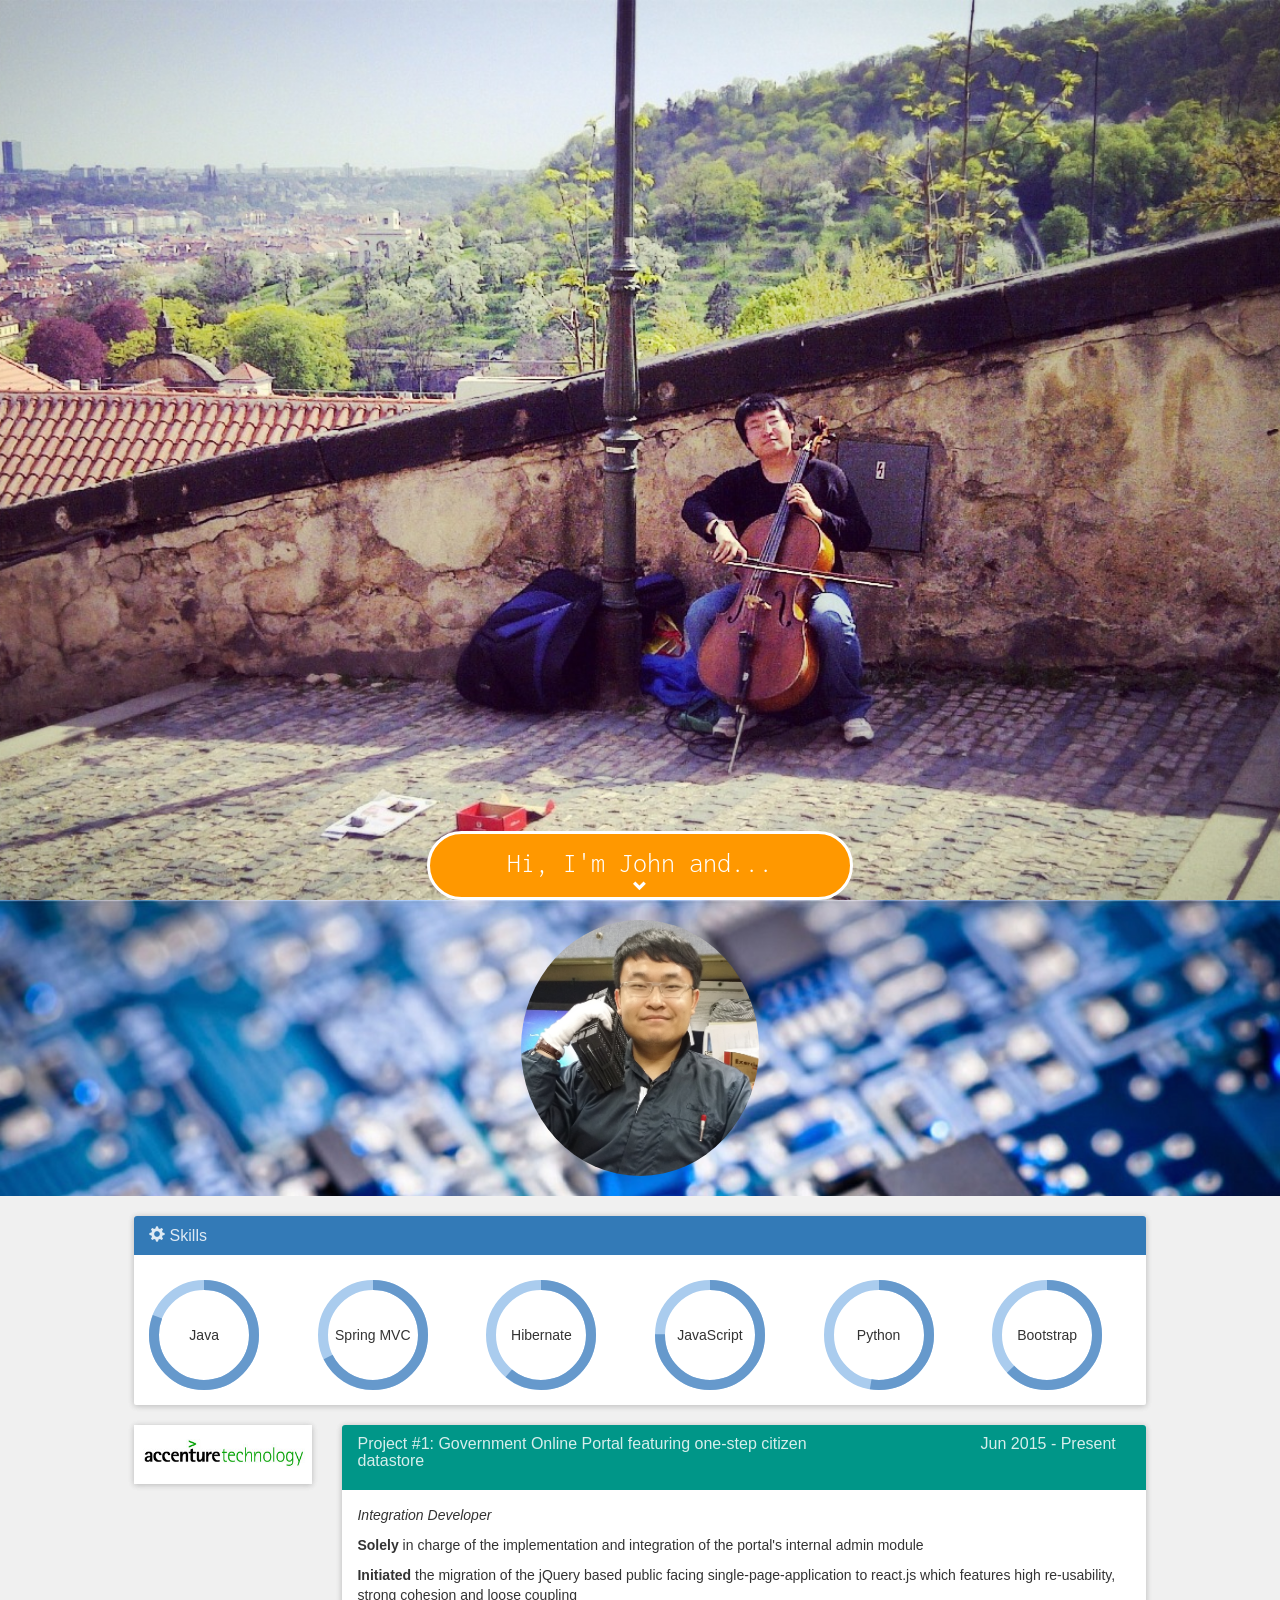
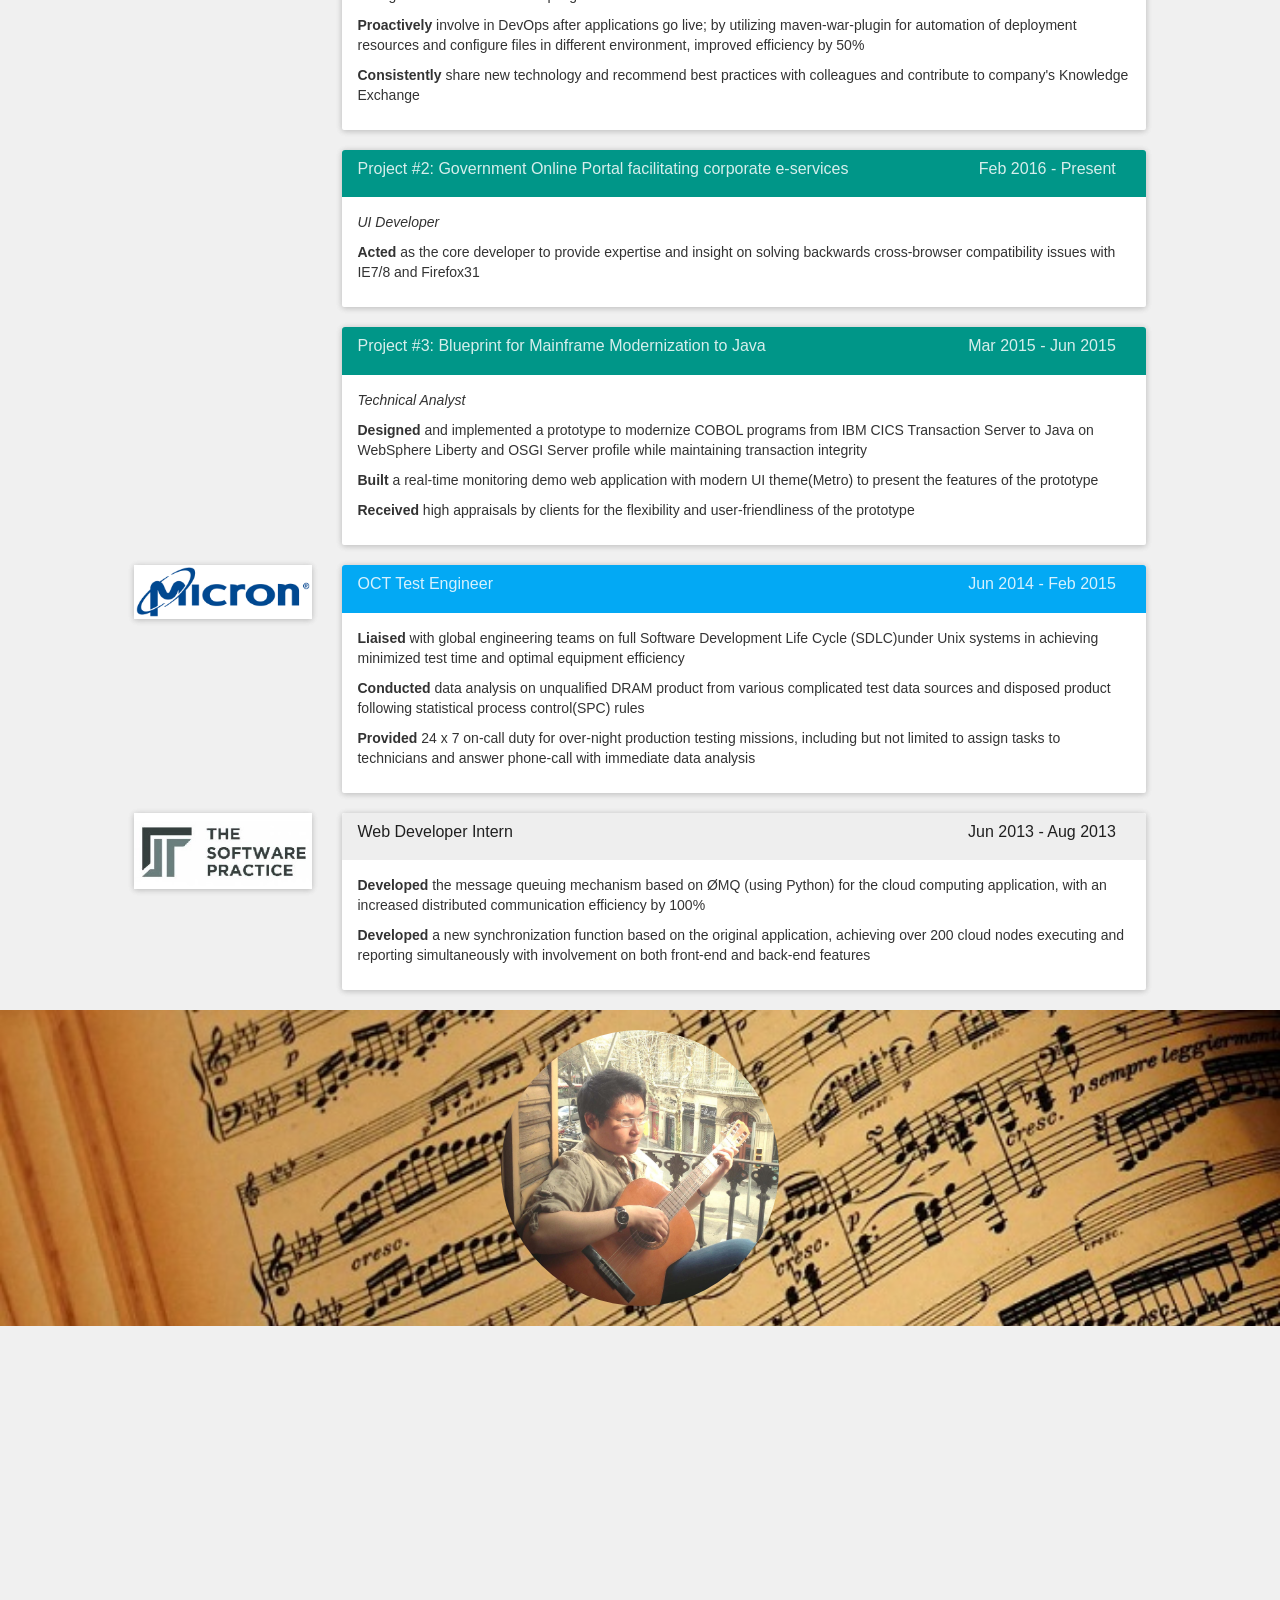
<file: index.html>
<!DOCTYPE html>
<html lang="en">
   <head>
      <meta name="viewport" content="width=device-width, initial-scale=1, maximum-scale=1, user-scalable=no">
      <title>BaiXiao The Engineer</title>
      <link rel="stylesheet" href="css/bootstrap.min.css">
      <link rel="stylesheet" href="css/homepage.css">
      <link href="dist/css/bootstrap-material-design.css" rel="stylesheet">
      <link href="dist/css/ripples.min.css" rel="stylesheet">
      <link href='https://fonts.googleapis.com/css?family=Inconsolata' rel='stylesheet' type='text/css'>
      <script src="js/jquery.min.js"></script>
      <script src="js/jquery-ui.min.js"></script>
      <script src="js/bootstrap.min.js"></script>
      <script src="js/homepage.js"></script>
      <script src="dist/js/ripples.min.js"></script>
      <script src="dist/js/material.min.js"></script>
      <script src="dist/js/jquery.easypiechart.min.js"></script>
   </head>
   <body style="">
      <div class="container-fluid canvas">
         <div class="intro">
            <div class="content intro-cover">
               <div class="row">
                  <div class=" col-md-4 col-md-offset-4 col-xs-12 intro-quote text-center scrollto" id="scrolldown"data-scrolltarget="#content-engineer">
                     <div class="intro-greeting-1" id="greeting">Hi, I'm John and...</div>
                     <div class="intro-scroll">
                        <span class="glyphicon glyphicon-chevron-down" aria-hidden="true"></span>
                     </div>
                  </div>
               </div>
            </div>
         </div>
         <div class="container-fluid" id="engineer-container">
            <div class="row" id="content-engineer">
               <div class=" col-xs-12  col-sm-12  col-md-4 col-md-offset-4 col-lg-4 col-lg-offset-4 pro-pic">
                  <div class="pic-container text-center">
                     <img src="./img/engineer-profile.jpg" alt="" id="profile-engineer" class="img-circle" width="60%" style="margin-bottom: 20px">
                  </div>
               </div>
            </div>

            <div class="row" id="content-experience" style="margin-top:20px">
               <div class="about-me col-xs-12 col-sm-12 col-md-12 col-lg-12 ">
                   <div class="work-experience" id="work-skills">

                     <div class="container-skills col-xs-12 col-sm-12 col-md-10  col-md-offset-1 col-lg-10 col-lg-offset-1">
                        <div class="panel panel-skills">
                           <div class="panel-heading">
                              <h3 class="panel-title"> <span class="glyphicon glyphicon-cog" aria-hidden="true"></span> Skills</h3>
                           </div>
                           <div class="panel-body container-fluid row">
                           <div class="col-xs-6 col-sm-6 col-md-2 col-lg-2 skill-chart">

                               <span class="chart" data-percent="86">
                                  <span class="percent">Java</span>

                               </span>


                           </div>
                                <div class="col-xs-6 col-sm-6 col-md-2   col-lg-2 skill-chart">

                               <span class="chart" data-percent="72">
                                  <span class="percent">Spring MVC</span>

                               </span>


                           </div>
                                      <div class="col-xs-6 col-sm-6 col-md-2   col-lg-2 skill-chart">

                               <span class="chart" data-percent="65">
                                  <span class="percent">Hibernate</span>

                               </span>


                           </div>
                                      <div class="col-xs-6 col-sm-6 col-md-2   col-lg-2 skill-chart">

                               <span class="chart" data-percent="80">
                                  <span class="percent">JavaScript</span>

                               </span>


                           </div>
                                      <div class="col-xs-6 col-sm-6 col-md-2   col-lg-2 skill-chart">

                               <span class="chart" data-percent="56">
                                  <span class="percent">Python</span>

                               </span>


                           </div>
                                            <div class="col-xs-6 col-sm-6 col-md-2   col-lg-2 skill-chart">

                               <span class="chart" data-percent="67">
                                  <span class="percent">Bootstrap</span>

                               </span>


                           </div>
                        </div>
                     </div>
                  </div>
                  <div class="work-experience" id="work-accenture">
                     <div class="work-period col-xs-12 col-sm-12 col-md-2 col-md-offset-1 col-lg-2 col-lg-offset-1">
                         <div class="company-logo" >
                           <img src="./img/accenture-logo.jpg" width="100%"alt="..." >
                         </div>
                        </div>
                      </div>
                     <div class="work-details col-xs-12 col-sm-12 col-md-8  col-lg-8 ">
                        <div class="panel panel-primary">
                           <div class="panel-heading">
                              <h3 class="panel-title row" >
                              <p class="col-xs-12 col-sm-12 col-md-8 col-lg-8">Project #1: Government Online Portal featuring one-step citizen datastore</p>
                              <p class="col-xs-12 col-sm-12 col-md-3 col-md-offset-1 col-lg-3 col-lg-offset-1 period">Jun 2015 - Present</p>
                              </h3>

                           </div>
                           <div class="panel-body">
                              <p><i> Integration Developer</i>
                              <p>
                              <p><b>Solely</b> in charge of the implementation and integration of the portal's internal admin module</p>
                              <p><b>Initiated</b> the migration of the jQuery based public facing single-page-application to react.js which features high re-usability, strong cohesion and loose coupling</p>
                              <p><b>Proactively</b> involve in DevOps after applications go live; by utilizing maven-war-plugin for automation of deployment resources and configure files in different environment, improved efficiency by 50% </p>
                              <p><b>Consistently</b> share new technology and recommend best practices with colleagues and contribute to company's Knowledge Exchange</p>
                           </div>
                        </div>
                        <div class="panel panel-primary">
                           <div class="panel-heading">
                              <h3 class="panel-title row">

                              <p class="col-xs-12 col-sm-12 col-md-8 col-lg-8">Project #2: Government Online Portal facilitating corporate e-services</p>
                              <p class="col-xs-12 col-sm-12 col-md-3 col-md-offset-1 col-lg-3 col-lg-offset-1 period">Feb 2016 - Present</p>
                              </h3>



                           </div>
                           <div class="panel-body">
                              <p><i> UI Developer  </i></p>
                              <p><b>Acted</b> as the core developer to provide expertise and insight on solving backwards cross-browser compatibility issues with IE7/8 and Firefox31</p>
                           </div>
                        </div>
                        <div class="panel panel-primary">
                           <div class="panel-heading">
                              <h3 class="panel-title row">
                              <p class="col-xs-12 col-sm-12 col-md-8 col-lg-8">Project #3: Blueprint for Mainframe Modernization to Java</p>
                              <p class="col-xs-12 col-sm-12 col-md-3 col-md-offset-1 col-lg-3 col-lg-offset-1 period">Mar 2015 - Jun 2015</p>
                              </h3>
                           </div>
                           <div class="panel-body">
                              <p><i>  Technical Analyst</i></p>
                              <p><b> Designed </b>and implemented a prototype to modernize COBOL programs from IBM CICS Transaction Server to Java on WebSphere Liberty and OSGI Server profile while maintaining transaction integrity </p>
                              <p><b>Built</b> a real-time monitoring demo web application with modern UI theme(Metro) to present the features of the prototype </p>
                              <p><b>Received</b> high appraisals by clients for the flexibility and user-friendliness of the prototype</p>
                           </div>
                        </div>
                     </div>
                  </div>
                  <div class="work-experience" id="work-micron">
                     <div class="work-period col-xs-12 col-sm-12 col-md-2 col-md-offset-1 col-lg-2 col-lg-offset-1">

                        <div class="company-logo">
                           <img src="./img/micron-logo.jpg" width="100%"alt="...">
                         </div>

                     </div>
                     <div class="work-details col-xs-12 col-sm-12 col-md-8 col-lg-8 ">
                        <div class="panel panel-info">
                           <div class="panel-heading">
                              <h3 class="panel-title row">
                              <p class="col-xs-12 col-sm-12 col-md-8 col-lg-8">OCT Test Engineer</p>
                              <p class="col-xs-12 col-sm-12 col-md-3 col-md-offset-1 col-lg-3 col-lg-offset-1 period">Jun 2014 - Feb 2015</p>

                              </h3>
                           </div>
                           <div class="panel-body">
                              <p><b>Liaised</b> with global engineering teams on full Software Development Life Cycle (SDLC)under Unix systems in achieving minimized test time and optimal equipment efficiency</p>
                              <p><b>Conducted</b> data analysis on unqualified DRAM product from various complicated test data sources and disposed product following statistical process control(SPC) rules</p>
                              <p><b>Provided</b> 24 x 7 on-call duty for over-night production testing missions, including but not limited to assign tasks to technicians and answer phone-call with immediate data analysis </p>
                           </div>
                        </div>
                     </div>
                  </div>
                  <div class="work-experience" id="work-tsp">
                     <div class="work-period col-xs-12 col-sm-12 col-md-2 col-md-offset-1 col-lg-2 col-lg-offset-1">

                        <div class="company-logo">
                           <img src="./img/tsp-logo.png" width="100%"alt="...">
                         </div>
                     </div>
                     <div class="work-details col-xs-12 col-sm-12 col-md-8 col-lg-8 ">
                        <div class="panel panel-default">
                           <div class="panel-heading">
                              <h3 class="panel-title  row">
                               <p class="col-xs-12 col-sm-12 col-md-8 col-lg-8">Web Developer Intern</p>
                              <p class="col-xs-12 col-sm-12 col-md-3 col-md-offset-1 col-lg-3 col-lg-offset-1 period">Jun 2013 - Aug 2013</p>

                              </h3>
                           </div>
                           <div class="panel-body">
                              <p><b>Developed</b> the message queuing mechanism based on ØMQ (using Python) for the cloud computing application, with an increased distributed communication efficiency by 100%</p>

                              <p><b>Developed</b> a new synchronization function based on the original application, achieving over 200 cloud nodes executing and reporting simultaneously with involvement on both front-end and back-end features</p>
                           </div>
                        </div>
                     </div>
                  </div>
               </div>
            </div>
         </div>
         <div class="container-fluid" >
               <div class="row" id="content-artist">
               <div class=" col-xs-12  col-sm-12  col-md-4 col-md-offset-4 col-lg-4 col-lg-offset-4 pro-pic">
                  <div class="pic-container">
                     <img src="./img/artist-profile.jpg" alt="" id="profile-artist" class="img-circle" width="70%" style="margin-bottom: 20px">
                  </div>
               </div>
            </div>



            <div class="container-fluid" style="margin-top:20px;">
               <div class="video row">

                  <div class="video-pre col-lg-6 col-lg-offset-3 col-md-6 col-md-offset-3 col-sm-10 col-sm-offset-1 col-xs-10 col-xs-offset-1" id="video-wrapper" style="">

                     <iframe  id="video-harmonica" src="" class="video-frame" frameborder="0" allowfullscreen></iframe>
                     <iframe  id="video-guitar" src=""  class="video-frame" frameborder="0" allowfullscreen></iframe>
                    <iframe  id="video-guitar-harmonica" src=""  class="video-frame" frameborder="0" allowfullscreen></iframe>
                   <iframe  id="video-margin" src=""  class="" frameborder="0" allowfullscreen></iframe>

                  </div>
               </div>
            </div>
         </div>
      </div>
      <!--container-fluid-->
   </body>
</html>
</file>
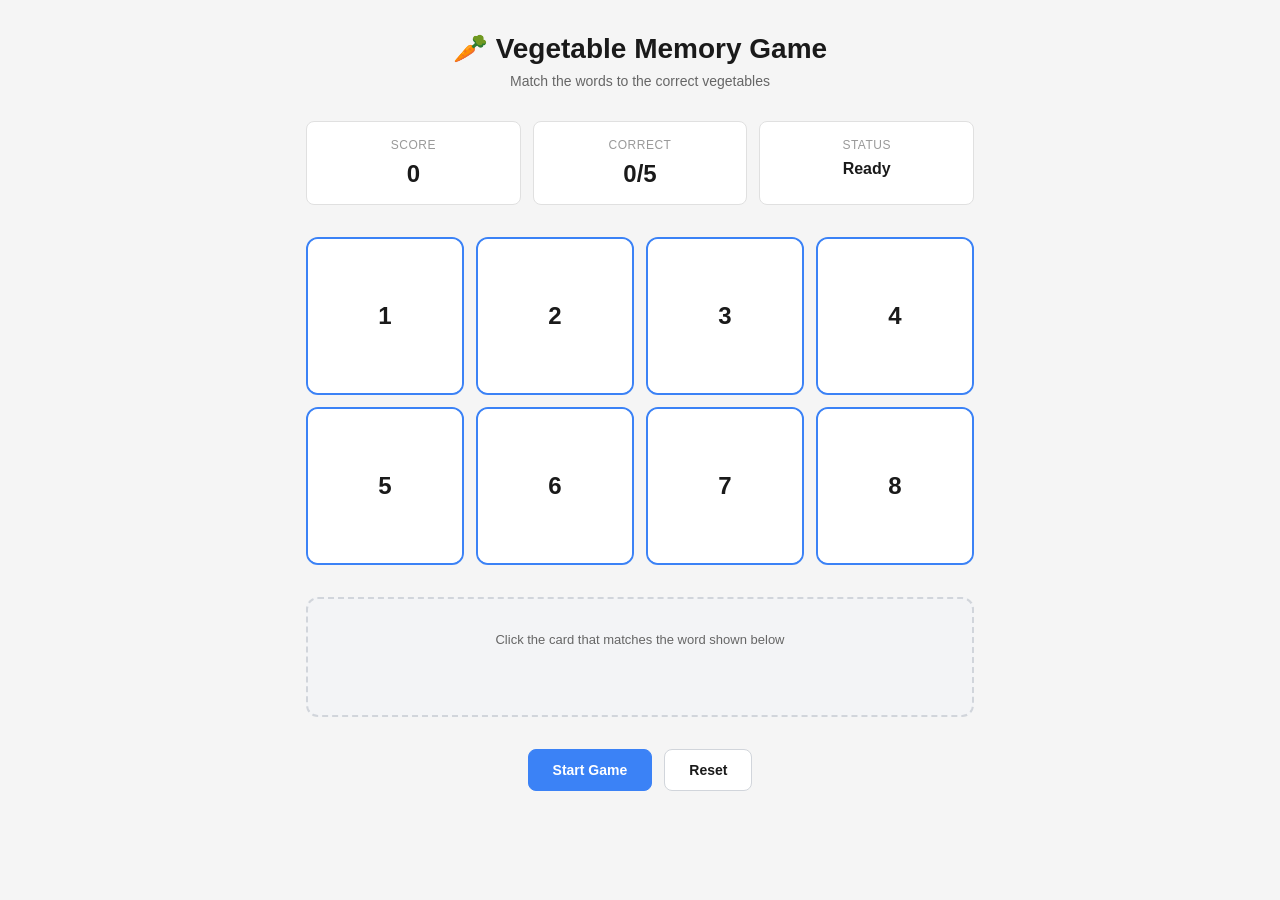
<file: game-1/index.html>
<!DOCTYPE html>
<html lang="en">
<head>
  <meta charset="UTF-8">
  <meta name="viewport" content="width=device-width, initial-scale=1.0, viewport-fit=cover, user-scalable=no">
  <meta name="apple-mobile-web-app-capable" content="yes">
  <meta name="apple-mobile-web-app-status-bar-style" content="black-translucent">
  <title>Vegetable Memory Game</title>
  <style>
    * {
      box-sizing: border-box;
    }

    body {
      font-family: -apple-system, BlinkMacSystemFont, 'Segoe UI', Roboto, Oxygen, Ubuntu, Cantarell, sans-serif;
      margin: 0;
      padding: 0;
      background: #f5f5f5;
    }

    .game-container {
      max-width: 700px;
      margin: 0 auto;
      padding: 2rem 1rem;
    }

    .header {
      text-align: center;
      margin-bottom: 2rem;
    }

    .header h1 {
      font-size: 28px;
      font-weight: 600;
      margin: 0 0 0.5rem;
      color: #1a1a1a;
    }

    .header p {
      margin: 0;
      color: #666;
      font-size: 14px;
    }

    .stats-container {
      display: grid;
      grid-template-columns: 1fr 1fr 1fr;
      gap: 12px;
      margin-bottom: 2rem;
    }

    .stat-card {
      background: white;
      border: 1px solid #e0e0e0;
      border-radius: 8px;
      padding: 1rem;
      text-align: center;
    }

    .stat-label {
      font-size: 12px;
      color: #999;
      margin-bottom: 0.5rem;
      text-transform: uppercase;
      letter-spacing: 0.5px;
    }

    .stat-value {
      font-size: 24px;
      font-weight: 600;
      color: #1a1a1a;
    }

    .cards-grid {
      display: grid;
      grid-template-columns: repeat(4, 1fr);
      gap: 12px;
      margin-bottom: 2rem;
      min-height: 320px;
    }

    .card {
      aspect-ratio: 1;
      background: white;
      border: 2px solid #3b82f6;
      border-radius: 12px;
      cursor: pointer;
      display: flex;
      align-items: center;
      justify-content: center;
      font-size: 24px;
      font-weight: 600;
      color: #1a1a1a;
      user-select: none;
      transition: all 0.3s ease;
      transform-style: preserve-3d;
      transform: rotateY(0deg);
      perspective: 1000px;
    }

    .card:hover:not(.disabled) {
      border-color: #2563eb;
      background: #f9fafb;
    }

    .card.flipped {
      transform: rotateY(180deg);
    }

    .card.disabled {
      cursor: not-allowed;
      opacity: 0.7;
    }

    .card-front,
    .card-back {
      width: 100%;
      height: 100%;
      display: flex;
      align-items: center;
      justify-content: center;
      position: absolute;
    }

    .drag-zone {
      background: #f3f4f6;
      border: 2px dashed #d1d5db;
      border-radius: 12px;
      padding: 2rem;
      text-align: center;
      margin-bottom: 2rem;
      min-height: 120px;
      display: flex;
      flex-direction: column;
      align-items: center;
      justify-content: center;
      transition: all 0.2s;
    }

    .drag-zone.active {
      background: #dcfce7;
      border-color: #22c55e;
    }

    .drag-label {
      font-size: 13px;
      color: #666;
      margin-bottom: 1rem;
    }

    .draggable-word {
      background: #3b82f6;
      color: white;
      padding: 1rem 1.5rem;
      border-radius: 8px;
      font-size: 20px;
      font-weight: 600;
      display: none;
      -webkit-user-select: none;
      -webkit-touch-callout: none;
      text-align: center;
      border: 2px solid #3b82f6;
      box-shadow: 0 4px 6px rgba(0, 0, 0, 0.1);
    }

    .card {
      aspect-ratio: 1;
      background: transparent;
      border: 2px solid #3b82f6;
      border-radius: 12px;
      cursor: pointer;
      position: relative;
      -webkit-user-select: none;
      -webkit-touch-callout: none;
    }

    .card:hover:not(.disabled) {
      border-color: #2563eb;
    }

    .card.disabled {
      cursor: not-allowed;
      opacity: 0.7;
    }

    .card-front, .card-back {
      width: 100%;
      height: 100%;
      display: flex;
      align-items: center;
      justify-content: center;
      position: absolute;
      top: 0;
      left: 0;
      border-radius: 10px;
      background: white;
      font-size: 24px;
      font-weight: 600;
      color: #1a1a1a;
    }

    .card-front {
      display: flex;
    }

    .card-back {
      display: none;
      font-size: 50px;
    }

    .card.flipped .card-front {
      display: none;
    }

    .card.flipped .card-back {
      display: flex;
    }

    .controls {
      display: flex;
      gap: 12px;
      margin-top: 2rem;
      justify-content: center;
      flex-wrap: wrap;
    }

    button {
      padding: 0.75rem 1.5rem;
      border: 1px solid #d1d5db;
      border-radius: 8px;
      background: white;
      color: #1a1a1a;
      cursor: pointer;
      font-size: 14px;
      font-weight: 600;
      transition: all 0.2s;
    }

    button:hover {
      background: #f9fafb;
      border-color: #9ca3af;
    }

    button:active {
      transform: scale(0.98);
    }

    button.primary {
      background: #3b82f6;
      color: white;
      border-color: #3b82f6;
    }

    button.primary:hover {
      background: #2563eb;
      border-color: #2563eb;
    }

    .timer {
      font-size: 18px;
      font-weight: 600;
      color: #1a1a1a;
      margin-top: 1rem;
      text-align: center;
      display: none;
    }

    .timer.warning {
      color: #ef4444;
    }

    .game-message {
      color: #666;
      font-size: 14px;
      text-align: center;
      min-height: 20px;
    }

    .toast {
      position: fixed;
      bottom: 20px;
      right: 20px;
      padding: 1rem 1.5rem;
      border-radius: 8px;
      font-size: 14px;
      font-weight: 600;
      z-index: 1000;
      animation: slideIn 0.3s ease-out;
    }

    @keyframes slideIn {
      from {
        opacity: 0;
        transform: translateY(20px);
      }
      to {
        opacity: 1;
        transform: translateY(0);
      }
    }

    @keyframes slideOut {
      to {
        opacity: 0;
        transform: translateY(20px);
      }
    }

    .toast.success {
      background: #dcfce7;
      color: #166534;
      border: 1px solid #86efac;
    }

    .toast.error {
      background: #fee2e2;
      color: #991b1b;
      border: 1px solid #fca5a5;
    }

    .toast.exit {
      animation: slideOut 0.3s ease-in forwards;
    }

    @media (max-width: 1024px) {
      .cards-grid {
        gap: 16px;
      }

      .card {
        border-width: 3px;
      }

      .draggable-word {
        padding: 1.2rem 2rem;
        font-size: 20px;
      }

      button {
        padding: 1rem 2rem;
        font-size: 16px;
      }
    }

    @media (max-width: 768px) {
      .cards-grid {
        grid-template-columns: repeat(3, 1fr);
        gap: 12px;
      }

      .header h1 {
        font-size: 24px;
      }

      .stats-container {
        grid-template-columns: 1fr 1fr;
      }

      .card {
        border-width: 2px;
      }
    }

    @media (max-width: 600px) {
      .cards-grid {
        grid-template-columns: repeat(3, 1fr);
      }

      .header h1 {
        font-size: 22px;
      }

      .stats-container {
        grid-template-columns: 1fr;
      }

      .drag-zone {
        padding: 1.5rem 1rem;
      }
    }
  </style>
</head>
<body>
  <div class="game-container">
    <div class="header">
      <h1>🥕 Vegetable Memory Game</h1>
      <p>Match the words to the correct vegetables</p>
    </div>

    <div class="stats-container">
      <div class="stat-card">
        <div class="stat-label">Score</div>
        <div class="stat-value" id="score">0</div>
      </div>
      <div class="stat-card">
        <div class="stat-label">Correct</div>
        <div class="stat-value" id="correct">0/5</div>
      </div>
      <div class="stat-card">
        <div class="stat-label">Status</div>
        <div class="stat-value" id="status" style="font-size: 16px;">Ready</div>
      </div>
    </div>

    <div id="timer-display" class="timer"></div>

    <div class="cards-grid" id="cardsGrid"></div>

    <div class="drag-zone" id="dragZone">
      <div class="drag-label">Click the card that matches the word shown below</div>
      <div class="draggable-word" id="draggableWord"></div>
      <div class="game-message" id="gameMessage"></div>
    </div>

    <div class="controls">
      <button class="primary" id="startBtn" onclick="startGame()">Start Game</button>
      <button onclick="resetGame()">Reset</button>
    </div>
  </div>

  <script>
    const vegetables = [
      { name: 'Carrot', emoji: '🥕' },
      { name: 'Broccoli', emoji: '🥦' },
      { name: 'Tomato', emoji: '🍅' },
      { name: 'Lettuce', emoji: '🥬' },
      { name: 'Cucumber', emoji: '🥒' },
      { name: 'Pepper', emoji: '🫑' },
      { name: 'Onion', emoji: '🧅' },
      { name: 'Potato', emoji: '🥔' }
    ];

    let gameState = {
      cards: [],
      currentWord: null,
      score: 0,
      correct: 0,
      isMemorizing: false,
      isMatching: false,
      draggedFrom: null,
      timerInterval: null
    };

    function shuffle(array) {
      const arr = [...array];
      for (let i = arr.length - 1; i > 0; i--) {
        const j = Math.floor(Math.random() * (i + 1));
        [arr[i], arr[j]] = [arr[j], arr[i]];
      }
      return arr;
    }

    function initializeGame() {
      const shuffled = shuffle(vegetables);
      gameState.cards = shuffled.map((veg, index) => ({
        id: index,
        vegetable: veg,
        matched: false
      }));
      gameState.score = 0;
      gameState.correct = 0;
      renderCards();
      updateStats();
    }

    function renderCards() {
      const grid = document.getElementById('cardsGrid');
      grid.innerHTML = '';

      gameState.cards.forEach((card, index) => {
        const cardEl = document.createElement('div');
        cardEl.className = 'card';
        cardEl.id = `card-${card.id}`;
        cardEl.draggable = false;
        cardEl.style.position = 'relative';

        const front = document.createElement('div');
        front.className = 'card-front';
        front.textContent = index + 1;

        const back = document.createElement('div');
        back.className = 'card-back';
        back.textContent = card.vegetable.emoji;

        cardEl.appendChild(front);
        cardEl.appendChild(back);

        grid.appendChild(cardEl);
      });
    }

    function showCards() {
      const cards = document.querySelectorAll('.card');
      cards.forEach(card => {
        card.classList.add('flipped');
      });
    }

    function hideCards() {
      const cards = document.querySelectorAll('.card');
      cards.forEach(card => {
        card.classList.remove('flipped');
      });
    }

    function startGame() {
      if (gameState.isMemorizing || gameState.isMatching) return;

      initializeGame();
      gameState.isMemorizing = true;
      document.getElementById('status').textContent = 'Memorizing...';
      document.getElementById('gameMessage').innerHTML = 'Look carefully at the vegetables!';
      document.getElementById('startBtn').style.display = 'none';

      showCards();

      let timeLeft = 15;
      const timerDisplay = document.getElementById('timer-display');
      timerDisplay.style.display = 'block';
      timerDisplay.classList.remove('warning');

      gameState.timerInterval = setInterval(() => {
        timerDisplay.textContent = `⏱️ Time: ${timeLeft}s`;
        if (timeLeft <= 5) {
          timerDisplay.classList.add('warning');
        }
        timeLeft--;

        if (timeLeft < 0) {
          clearInterval(gameState.timerInterval);
          endMemorizing();
        }
      }, 1000);
    }

    function endMemorizing() {
      gameState.isMemorizing = false;
      gameState.isMatching = true;
      hideCards();
      document.getElementById('timer-display').style.display = 'none';
      document.getElementById('timer-display').classList.remove('warning');
      document.getElementById('status').textContent = 'Matching...';
      showNextWord();
    }

    function showNextWord() {
      if (gameState.correct >= 5) {
        completeGame();
        return;
      }

      const unmatched = gameState.cards.filter(card => !card.matched);
      if (unmatched.length === 0) {
        completeGame();
        return;
      }

      const randomCard = unmatched[Math.floor(Math.random() * unmatched.length)];
      gameState.currentWord = randomCard;

      const wordEl = document.getElementById('draggableWord');
      wordEl.textContent = randomCard.vegetable.name;
      wordEl.style.display = 'inline-block';
      document.getElementById('gameMessage').textContent = '';
      setupCardClickListeners();
    }

    function completeGame() {
      gameState.isMatching = false;
      document.getElementById('status').textContent = 'Complete! 🎉';
      document.getElementById('gameMessage').innerHTML = `Game finished! Final score: ${gameState.score}`;
      document.getElementById('draggableWord').style.display = 'none';
    }

    function updateStats() {
      document.getElementById('score').textContent = gameState.score;
      document.getElementById('correct').textContent = `${gameState.correct}/5`;
    }

    function showToast(message, type = 'success') {
      const toast = document.createElement('div');
      toast.className = `toast ${type}`;
      toast.textContent = message;
      document.body.appendChild(toast);

      setTimeout(() => {
        toast.classList.add('exit');
        setTimeout(() => toast.remove(), 300);
      }, 2000);
    }

    function handleCardDrop(e, cardIndex) {
      if (!gameState.isMatching || !gameState.currentWord) return;

      const card = gameState.cards[cardIndex];
      const cardElement = document.querySelectorAll('.card')[cardIndex];

      if (card.id === gameState.currentWord.id) {
        card.matched = true;
        gameState.correct++;
        gameState.score += 200;
        
        cardElement.classList.add('flipped');
        cardElement.classList.add('disabled');
        
        showToast(`✓ Correct! ${gameState.currentWord.vegetable.name}`, 'success');
        updateStats();
        
        setTimeout(() => {
          showNextWord();
        }, 800);
      } else {
        gameState.score = Math.max(0, gameState.score - 50);
        showToast(`✗ Wrong! Try again.`, 'error');
        updateStats();
      }
    }

    const draggableWord = document.getElementById('draggableWord');
    const cardsGrid = document.getElementById('cardsGrid');

    function setupCardClickListeners() {
      document.querySelectorAll('.card').forEach((card, index) => {
        card.onclick = function(e) {
          if (!gameState.isMatching || !gameState.currentWord) {
            return;
          }
          e.stopPropagation();
          handleCardDrop(e, index);
        };
      });
    }

    function resetGame() {
      if (gameState.timerInterval) {
        clearInterval(gameState.timerInterval);
      }
      
      gameState.cards = [];
      gameState.currentWord = null;
      gameState.score = 0;
      gameState.correct = 0;
      gameState.isMemorizing = false;
      gameState.isMatching = false;
      gameState.draggedFrom = null;
      gameState.timerInterval = null;
      
      document.getElementById('status').textContent = 'Ready';
      document.getElementById('gameMessage').innerHTML = '';
      document.getElementById('draggableWord').style.display = 'none';
      document.getElementById('timer-display').style.display = 'none';
      document.getElementById('startBtn').style.display = 'block';
      document.querySelectorAll('.card').forEach(card => {
        card.classList.remove('flipped', 'disabled');
        card.onclick = null;
      });
      updateStats();
      
      initializeGame();
    }

    initializeGame();
  </script>
</body>
</html>
</file>
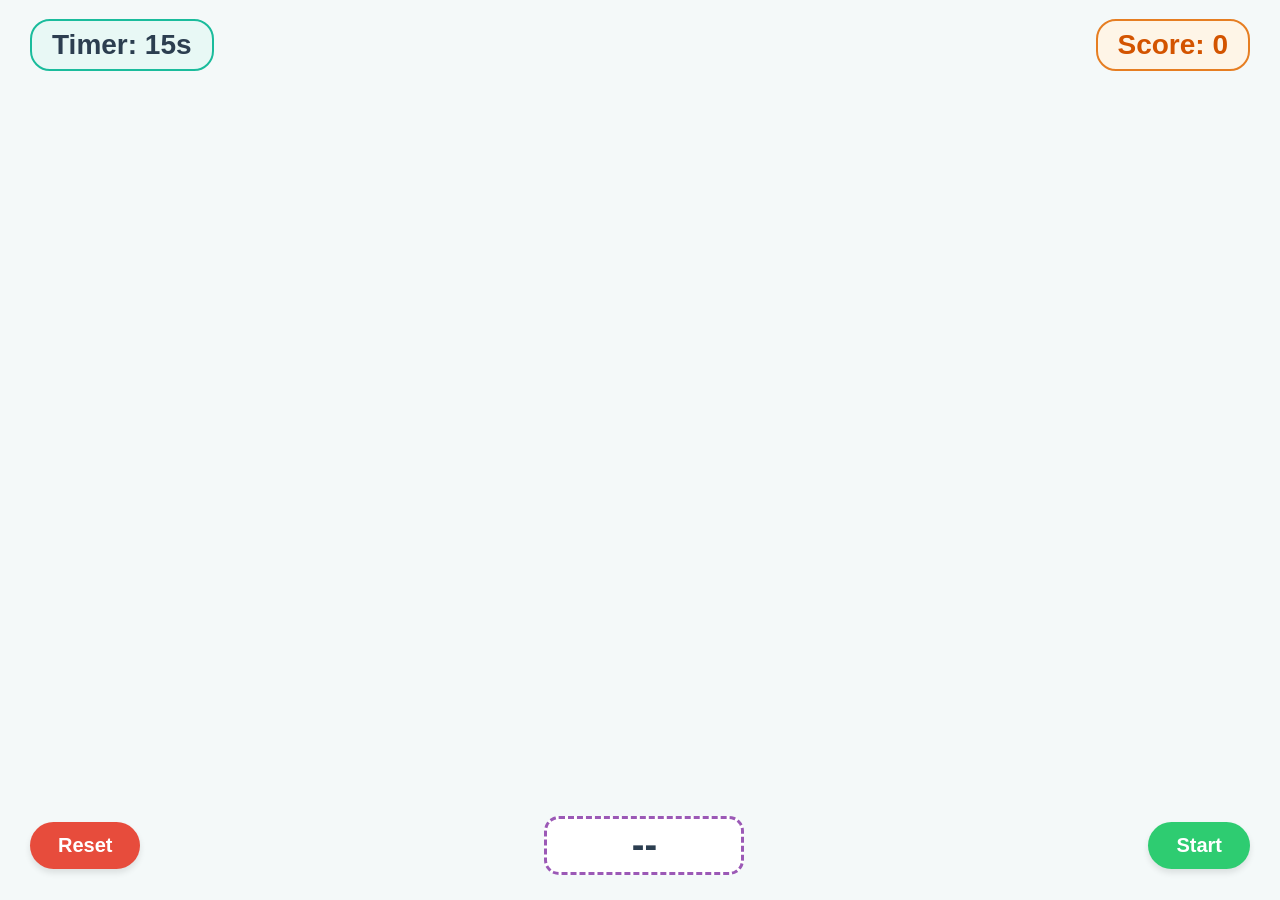
<file: game-3/index.html>
<!DOCTYPE html>
<html lang="zh-CN">
<head>
  <meta charset="UTF-8" />
  <meta name="viewport" content="width=device-width, initial-scale=1.0, maximum-scale=1.0, user-scalable=no" />
  <title>Chinese Pinyin Memory Game</title>
  <style>
    * {
      box-sizing: border-box;
      user-select: none;
      -webkit-user-select: none;
      margin: 0;
      padding: 0;
    }

    body, html {
      width: 100%;
      height: 100%;
      overflow: hidden;
      background-color: #f4f9f9;
      font-family: "PingFang SC", "Microsoft YaHei", sans-serif;
    }

    /* Outer Wrapper for 100% iPad Fit */
    #app-container {
      width: 100vw;
      height: 100vh;
      display: flex;
      flex-direction: column;
      justify-content: space-between;
      align-items: center;
      padding: 15px 30px;
      position: relative;
    }

    /* Top Bar */
    header {
      width: 100%;
      display: flex;
      justify-content: space-between;
      align-items: center;
      height: 60px;
    }

    .timer-display {
      font-size: 28px;
      font-weight: bold;
      color: #2c3e50;
      background: #e8f8f5;
      padding: 8px 20px;
      border-radius: 20px;
      border: 2px solid #1abc9c;
    }

    .score-display {
      font-size: 28px;
      font-weight: bold;
      color: #d35400;
      background: #fef5e7;
      padding: 8px 20px;
      border-radius: 20px;
      border: 2px solid #e67e22;
    }

    /* Card Grid (2 rows x 4 columns) */
    .grid-container {
      display: grid;
      grid-template-columns: repeat(4, 1fr);
      grid-template-rows: repeat(2, 1fr);
      gap: 20px;
      width: 80%;
      max-width: 900px;
      height: calc(100vh - 220px);
      max-height: 500px;
    }

    .card {
      perspective: 1000px;
      position: relative;
      cursor: pointer;
      width: 100%;
      height: 100%;
    }

    .card-inner {
      position: relative;
      width: 100%;
      height: 100%;
      text-align: center;
      transition: transform 0.6s;
      transform-style: preserve-3d;
      border-radius: 12px;
      box-shadow: 0 4px 8px rgba(0,0,0,0.15);
    }

    .card.flipped .card-inner {
      transform: rotateY(180deg);
    }

    .card-front, .card-back {
      position: absolute;
      width: 100%;
      height: 100%;
      -webkit-backface-visibility: hidden;
      backface-visibility: hidden;
      border-radius: 12px;
      overflow: hidden;
    }

    /* Back of card: Pink */
    .card-back {
      background-color: #ffb6c1;
      border: 4px solid #ff69b4;
    }

    /* Front of card: Image */
    .card-front {
      background-color: #fff;
      transform: rotateY(180deg);
      border: 4px solid #3498db;
    }

    .card-front img {
      width: 100%;
      height: 100%;
      object-fit: cover;
    }

    /* Shake Animation for Wrong Choice */
    @keyframes shake {
      0% { transform: translateX(0); }
      20% { transform: translateX(-15px); }
      40% { transform: translateX(15px); }
      60% { transform: translateX(-10px); }
      80% { transform: translateX(10px); }
      100% { transform: translateX(0); }
    }

    .shake {
      animation: shake 0.5s ease-in-out;
    }

    /* Bottom Prompt & Controls */
    footer {
      width: 100%;
      display: flex;
      justify-content: space-between;
      align-items: center;
      height: 80px;
    }

    .btn {
      font-size: 20px;
      font-weight: bold;
      padding: 12px 28px;
      border: none;
      border-radius: 30px;
      cursor: pointer;
      box-shadow: 0 4px 6px rgba(0,0,0,0.1);
      transition: background 0.2s, transform 0.1s;
    }

    .btn:active {
      transform: scale(0.95);
    }

    .btn-start {
      background-color: #2ecc71;
      color: white;
    }

    .btn-reset {
      background-color: #e74c3c;
      color: white;
    }

    .pinyin-prompt {
      font-size: 38px;
      font-weight: bold;
      color: #2c3e50;
      background: #ffffff;
      padding: 5px 40px;
      border-radius: 15px;
      border: 3px dashed #9b59b6;
      min-width: 200px;
      text-align: center;
    }

    /* Shiny Star Overlay */
    #star-overlay {
      position: absolute;
      top: 0;
      left: 0;
      width: 100%;
      height: 100%;
      background: rgba(255, 255, 255, 0.4);
      display: flex;
      justify-content: center;
      align-items: center;
      z-index: 100;
      opacity: 0;
      pointer-events: none;
      transition: opacity 0.3s;
    }

    .star {
      font-size: 150px;
      color: #f1c40f;
      text-shadow: 0 0 30px #f39c12;
      animation: pulse 1s infinite alternate;
    }

    @keyframes pulse {
      from { transform: scale(0.8); }
      to { transform: scale(1.2); }
    }
  </style>
</head>
<body>

  <div id="app-container">
    <!-- Star Overlay -->
    <div id="star-overlay"><span class="star">⭐</span></div>

    <!-- Header Section -->
    <header>
      <div class="timer-display" id="timer">Timer: 15s</div>
      <div class="score-display" id="score">Score: 0</div>
    </header>

    <!-- 2x4 Card Area -->
    <main class="grid-container" id="grid"></main>

    <!-- Footer Controls -->
    <footer>
      <button class="btn btn-reset" id="reset-btn">Reset</button>
      <div class="pinyin-prompt" id="pinyin-prompt">--</div>
      <button class="btn btn-start" id="start-btn">Start</button>
    </footer>
  </div>

  <script>
    // Master Word List (loaded from all_cards.json)
    let ALL_CARDS = [];

    // Game State Controls
    let currentScore = 0;
    let timerValue = 15;
    let timerInterval = null;
    let isClickable = false;

    let currentRoundCards = [];
    let activePinyinPrompt = null;
    let matchedCount = 0;

    // History Tracking to prevent repeats across 3 consecutive rounds
    let historyRound1 = []; // Most recent round
    let historyRound2 = []; // Round before last

    // Elements
    const gridEl = document.getElementById('grid');
    const timerEl = document.getElementById('timer');
    const scoreEl = document.getElementById('score');
    const pinyinEl = document.getElementById('pinyin-prompt');
    const startBtn = document.getElementById('start-btn');
    const resetBtn = document.getElementById('reset-btn');
    const starOverlay = document.getElementById('star-overlay');

    // Event Listeners
    startBtn.addEventListener('click', startGame);
    resetBtn.addEventListener('click', fullReset);

    // Load card configuration from JSON
    async function loadCardsConfig() {
      try {
        const response = await fetch('./all_cards.json');
        if (!response.ok) throw new Error('Failed to load all_cards.json');
        ALL_CARDS = await response.json();
      } catch (error) {
        console.error('Error loading cards:', error);
        alert('Failed to load game configuration. Please ensure all_cards.json is in the same directory.');
      }
    }

    // Initialize game on page load
    loadCardsConfig();

    // 1. Fully Reset the Game
    function fullReset() {
      clearInterval(timerInterval);
      currentScore = 0;
      updateScore(0);
      timerValue = 15;
      timerEl.textContent = 'Timer: 15s';
      pinyinEl.textContent = '--';
      isClickable = false;
      historyRound1 = [];
      historyRound2 = [];
      matchedCount = 0;
      gridEl.innerHTML = '';
      startBtn.disabled = false;
    }

    // 2. Start Game / Round Loop
    function startGame() {
      startBtn.disabled = true;
      startNextRound();
    }

    function startNextRound() {
      gridEl.innerHTML = '';
      matchedCount = 0;
      isClickable = false;
      pinyinEl.textContent = '--';

      // Pick 8 unique cards based on 3-round non-repetition restriction
      currentRoundCards = pick8Cards();

      // Initialize isMatched flag for all cards in this round
      currentRoundCards.forEach(card => {
        card.isMatched = false;
      });

      // Render cards (Shown front face initially)
      currentRoundCards.forEach((card, idx) => {
        const cardEl = document.createElement('div');
        cardEl.className = 'card flipped'; // flipped shows picture front
        cardEl.dataset.id = card.id;
        cardEl.dataset.index = idx;

        cardEl.innerHTML = `
          <div class="card-inner">
            <div class="card-back"></div>
            <div class="card-front">
              <img src="${card.img}" alt="${card.id}">
            </div>
          </div>
        `;

        cardEl.addEventListener('click', () => handleCardClick(cardEl, card));
        gridEl.appendChild(cardEl);
      });

      // 15-second initial viewing countdown
      timerValue = 15;
      timerEl.textContent = `Timer: ${timerValue}s`;

      clearInterval(timerInterval);
      timerInterval = setInterval(() => {
        timerValue--;
        timerEl.textContent = `Timer: ${timerValue}s`;
        if (timerValue <= 0) {
          clearInterval(timerInterval);
          hideCardsAndBeginMatch();
        }
      }, 1000);
    }

    // 3. Pick 8 unique cards avoiding duplicates across 3 consecutive rounds
    function pick8Cards() {
      // Find cards appearing in BOTH of the last 2 rounds
      const forbidden = ALL_CARDS.filter(c =>
        historyRound1.includes(c.id) && historyRound2.includes(c.id)
      ).map(c => c.id);

      let eligible = ALL_CARDS.filter(c => !forbidden.includes(c.id));

      // Shuffle array
      eligible.sort(() => Math.random() - 0.5);

      let selected = eligible.slice(0, 8);

      // If we don't have enough (failsafe edge case), fill from master list
      if (selected.length < 8) {
        const missingCount = 8 - selected.length;
        const remaining = ALL_CARDS.filter(c => !selected.includes(c));
        remaining.sort(() => Math.random() - 0.5);
        selected = selected.concat(remaining.slice(0, missingCount));
      }

      // Final shuffle for grid placement randomness
      selected.sort(() => Math.random() - 0.5);

      // Update history buffer
      historyRound2 = [...historyRound1];
      historyRound1 = selected.map(c => c.id);

      return selected;
    }

    // 4. Hide Cards (Flip to Solid Pink) & Generate First Pinyin Prompt
    function hideCardsAndBeginMatch() {
      const cards = document.querySelectorAll('.card');
      cards.forEach(c => c.classList.remove('flipped')); // Shows Pink Back

      isClickable = true;
      nextPinyinPrompt();
    }

    // 5. Select Random Unmatched Pinyin Prompt
    function nextPinyinPrompt() {
      const unmatched = currentRoundCards.filter(c => !c.isMatched);
      if (unmatched.length === 0) return;

      const randomIndex = Math.floor(Math.random() * unmatched.length);
      activePinyinPrompt = unmatched[randomIndex];
      pinyinEl.textContent = activePinyinPrompt.pinyin;
    }

    // 6. Card Click & Match Logic
    function handleCardClick(cardEl, card) {
      if (!isClickable || card.isMatched || cardEl.classList.contains('flipped')) return;

      if (card.id === activePinyinPrompt.id) {
        // CORRECT MATCH
        card.isMatched = true;
        cardEl.classList.add('flipped'); // Turn back to picture side
        updateScore(100);
        matchedCount++;
        isClickable = false; // Disable clicks during animation

        if (matchedCount === 8) {
          // All 8 matched!
          showStarAndContinue();
        } else {
          // Wait for flip animation to complete before showing next prompt
          setTimeout(() => {
            nextPinyinPrompt();
            isClickable = true; // Re-enable clicks after prompt appears
          }, 1000);
        }
      } else {
        // WRONG MATCH
        updateScore(-20);
        isClickable = false;

        // Shake Animation
        const inner = cardEl.querySelector('.card-inner');
        inner.classList.add('shake');

        setTimeout(() => {
          inner.classList.remove('shake');
          isClickable = true; // Unlock for next try (same pinyin stays)
        }, 500);
      }
    }

    // 7. Update & Clamp Score
    function updateScore(points) {
      currentScore += points;
      if (currentScore < 0) currentScore = 0;
      scoreEl.textContent = `Score: ${currentScore}`;
    }

    // 8. Round Completion: Star Effect & Auto Next Round
    function showStarAndContinue() {
      starOverlay.style.opacity = '1';

      setTimeout(() => {
        starOverlay.style.opacity = '0';
        startNextRound(); // Automatic continuation while keeping score
      }, 1000);
    }
  </script>
</body>
</html>
</file>
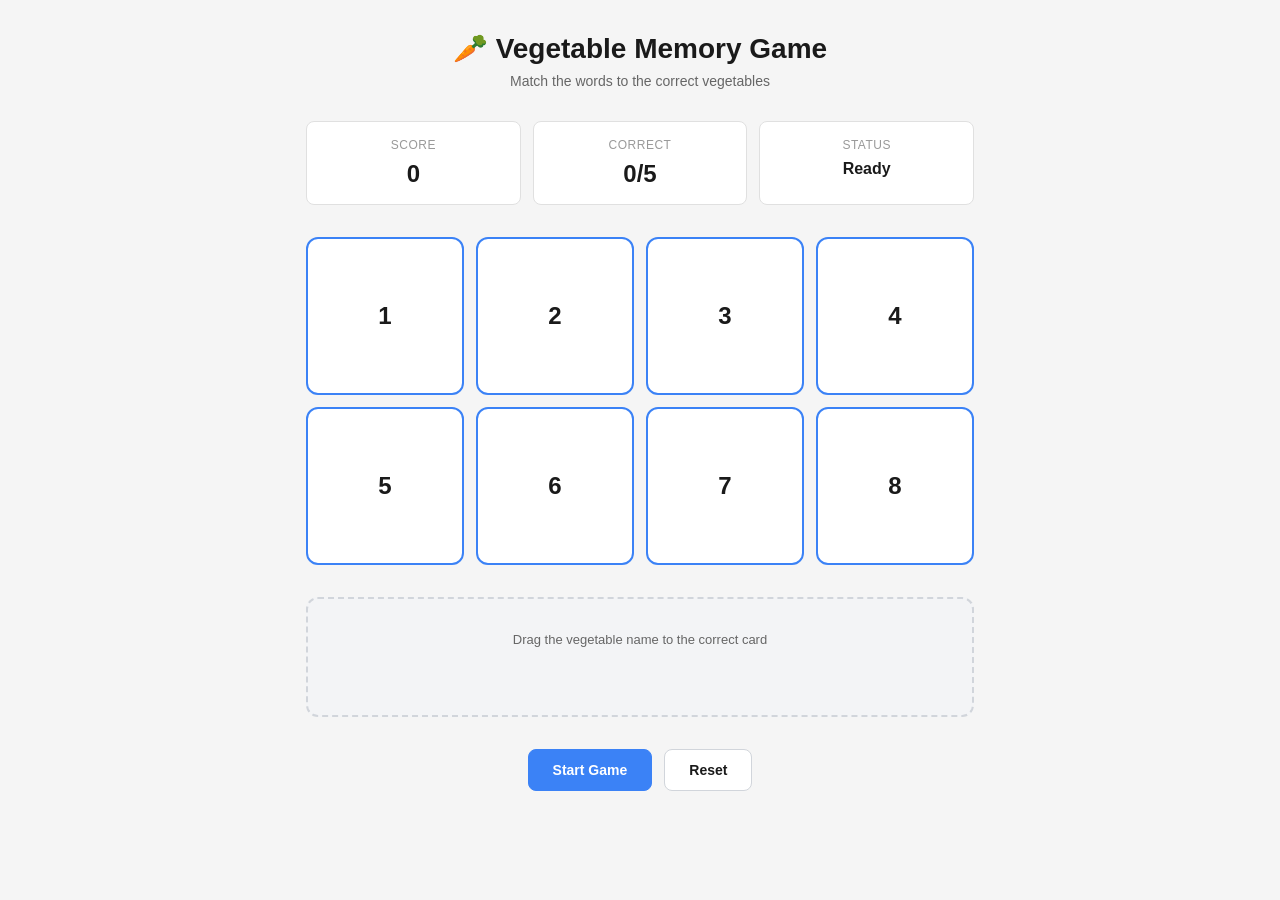
<file: game1.html>
<!DOCTYPE html>
<html lang="en">
<head>
  <meta charset="UTF-8">
  <meta name="viewport" content="width=device-width, initial-scale=1.0">
  <title>Vegetable Memory Game</title>
  <style>
    * {
      box-sizing: border-box;
    }

    body {
      font-family: -apple-system, BlinkMacSystemFont, 'Segoe UI', Roboto, Oxygen, Ubuntu, Cantarell, sans-serif;
      margin: 0;
      padding: 0;
      background: #f5f5f5;
    }

    .game-container {
      max-width: 700px;
      margin: 0 auto;
      padding: 2rem 1rem;
    }

    .header {
      text-align: center;
      margin-bottom: 2rem;
    }

    .header h1 {
      font-size: 28px;
      font-weight: 600;
      margin: 0 0 0.5rem;
      color: #1a1a1a;
    }

    .header p {
      margin: 0;
      color: #666;
      font-size: 14px;
    }

    .stats-container {
      display: grid;
      grid-template-columns: 1fr 1fr 1fr;
      gap: 12px;
      margin-bottom: 2rem;
    }

    .stat-card {
      background: white;
      border: 1px solid #e0e0e0;
      border-radius: 8px;
      padding: 1rem;
      text-align: center;
    }

    .stat-label {
      font-size: 12px;
      color: #999;
      margin-bottom: 0.5rem;
      text-transform: uppercase;
      letter-spacing: 0.5px;
    }

    .stat-value {
      font-size: 24px;
      font-weight: 600;
      color: #1a1a1a;
    }

    .cards-grid {
      display: grid;
      grid-template-columns: repeat(4, 1fr);
      gap: 12px;
      margin-bottom: 2rem;
      min-height: 320px;
    }

    .card {
      aspect-ratio: 1;
      background: white;
      border: 2px solid #3b82f6;
      border-radius: 12px;
      cursor: pointer;
      display: flex;
      align-items: center;
      justify-content: center;
      font-size: 24px;
      font-weight: 600;
      color: #1a1a1a;
      user-select: none;
      transition: all 0.3s ease;
      transform-style: preserve-3d;
      transform: rotateY(0deg);
      perspective: 1000px;
    }

    .card:hover:not(.disabled) {
      border-color: #2563eb;
      background: #f9fafb;
    }

    .card.flipped {
      transform: rotateY(180deg);
    }

    .card.disabled {
      cursor: not-allowed;
      opacity: 0.7;
    }

    .card-front,
    .card-back {
      width: 100%;
      height: 100%;
      display: flex;
      align-items: center;
      justify-content: center;
      backface-visibility: hidden;
      position: absolute;
    }

    .card-back {
      transform: rotateY(180deg);
      font-size: 50px;
    }

    .drag-zone {
      background: #f3f4f6;
      border: 2px dashed #d1d5db;
      border-radius: 12px;
      padding: 2rem;
      text-align: center;
      margin-bottom: 2rem;
      min-height: 120px;
      display: flex;
      flex-direction: column;
      align-items: center;
      justify-content: center;
      transition: all 0.2s;
    }

    .drag-zone.active {
      background: #dcfce7;
      border-color: #22c55e;
    }

    .drag-label {
      font-size: 13px;
      color: #666;
      margin-bottom: 1rem;
    }

    .draggable-word {
      background: #3b82f6;
      color: white;
      padding: 0.75rem 1.5rem;
      border-radius: 8px;
      font-size: 18px;
      font-weight: 600;
      cursor: grab;
      user-select: none;
      transition: opacity 0.2s;
      display: none;
    }

    .draggable-word:active {
      cursor: grabbing;
      opacity: 0.8;
    }

    .draggable-word.dragging {
      opacity: 0.6;
    }

    .controls {
      display: flex;
      gap: 12px;
      margin-top: 2rem;
      justify-content: center;
      flex-wrap: wrap;
    }

    button {
      padding: 0.75rem 1.5rem;
      border: 1px solid #d1d5db;
      border-radius: 8px;
      background: white;
      color: #1a1a1a;
      cursor: pointer;
      font-size: 14px;
      font-weight: 600;
      transition: all 0.2s;
    }

    button:hover {
      background: #f9fafb;
      border-color: #9ca3af;
    }

    button:active {
      transform: scale(0.98);
    }

    button.primary {
      background: #3b82f6;
      color: white;
      border-color: #3b82f6;
    }

    button.primary:hover {
      background: #2563eb;
      border-color: #2563eb;
    }

    .timer {
      font-size: 18px;
      font-weight: 600;
      color: #1a1a1a;
      margin-top: 1rem;
      text-align: center;
      display: none;
    }

    .timer.warning {
      color: #ef4444;
    }

    .game-message {
      color: #666;
      font-size: 14px;
      text-align: center;
      min-height: 20px;
    }

    .toast {
      position: fixed;
      bottom: 20px;
      right: 20px;
      padding: 1rem 1.5rem;
      border-radius: 8px;
      font-size: 14px;
      font-weight: 600;
      z-index: 1000;
      animation: slideIn 0.3s ease-out;
    }

    @keyframes slideIn {
      from {
        opacity: 0;
        transform: translateY(20px);
      }
      to {
        opacity: 1;
        transform: translateY(0);
      }
    }

    @keyframes slideOut {
      to {
        opacity: 0;
        transform: translateY(20px);
      }
    }

    .toast.success {
      background: #dcfce7;
      color: #166534;
      border: 1px solid #86efac;
    }

    .toast.error {
      background: #fee2e2;
      color: #991b1b;
      border: 1px solid #fca5a5;
    }

    .toast.exit {
      animation: slideOut 0.3s ease-in forwards;
    }

    @media (max-width: 600px) {
      .cards-grid {
        grid-template-columns: repeat(3, 1fr);
      }

      .header h1 {
        font-size: 24px;
      }

      .stats-container {
        grid-template-columns: 1fr;
      }
    }
  </style>
</head>
<body>
  <div class="game-container">
    <div class="header">
      <h1>🥕 Vegetable Memory Game</h1>
      <p>Match the words to the correct vegetables</p>
    </div>

    <div class="stats-container">
      <div class="stat-card">
        <div class="stat-label">Score</div>
        <div class="stat-value" id="score">0</div>
      </div>
      <div class="stat-card">
        <div class="stat-label">Correct</div>
        <div class="stat-value" id="correct">0/5</div>
      </div>
      <div class="stat-card">
        <div class="stat-label">Status</div>
        <div class="stat-value" id="status" style="font-size: 16px;">Ready</div>
      </div>
    </div>

    <div id="timer-display" class="timer"></div>

    <div class="cards-grid" id="cardsGrid"></div>

    <div class="drag-zone" id="dragZone">
      <div class="drag-label">Drag the vegetable name to the correct card</div>
      <div class="draggable-word" id="draggableWord" draggable="true"></div>
      <div class="game-message" id="gameMessage"></div>
    </div>

    <div class="controls">
      <button class="primary" id="startBtn" onclick="startGame()">Start Game</button>
      <button onclick="resetGame()">Reset</button>
    </div>
  </div>

  <script>
    const vegetables = [
      { name: 'Carrot', emoji: '🥕' },
      { name: 'Broccoli', emoji: '🥦' },
      { name: 'Tomato', emoji: '🍅' },
      { name: 'Lettuce', emoji: '🥬' },
      { name: 'Cucumber', emoji: '🥒' },
      { name: 'Pepper', emoji: '🫑' },
      { name: 'Onion', emoji: '🧅' },
      { name: 'Potato', emoji: '🥔' }
    ];

    let gameState = {
      cards: [],
      currentWord: null,
      score: 0,
      correct: 0,
      isMemorizing: false,
      isMatching: false,
      draggedFrom: null,
      timerInterval: null
    };

    function shuffle(array) {
      const arr = [...array];
      for (let i = arr.length - 1; i > 0; i--) {
        const j = Math.floor(Math.random() * (i + 1));
        [arr[i], arr[j]] = [arr[j], arr[i]];
      }
      return arr;
    }

    function initializeGame() {
      const shuffled = shuffle(vegetables);
      gameState.cards = shuffled.map((veg, index) => ({
        id: index,
        vegetable: veg,
        matched: false
      }));
      gameState.score = 0;
      gameState.correct = 0;
      renderCards();
      updateStats();
    }

    function renderCards() {
      const grid = document.getElementById('cardsGrid');
      grid.innerHTML = '';

      gameState.cards.forEach((card, index) => {
        const cardEl = document.createElement('div');
        cardEl.className = 'card';
        cardEl.id = `card-${card.id}`;
        cardEl.draggable = false;
        cardEl.style.position = 'relative';

        const front = document.createElement('div');
        front.className = 'card-front';
        front.textContent = index + 1;

        const back = document.createElement('div');
        back.className = 'card-back';
        back.textContent = card.vegetable.emoji;

        cardEl.appendChild(front);
        cardEl.appendChild(back);

        grid.appendChild(cardEl);
      });
    }

    function showCards() {
      const cards = document.querySelectorAll('.card');
      cards.forEach(card => {
        card.classList.add('flipped');
      });
    }

    function hideCards() {
      const cards = document.querySelectorAll('.card');
      cards.forEach(card => {
        card.classList.remove('flipped');
      });
    }

    function startGame() {
      if (gameState.isMemorizing || gameState.isMatching) return;

      initializeGame();
      gameState.isMemorizing = true;
      document.getElementById('status').textContent = 'Memorizing...';
      document.getElementById('gameMessage').innerHTML = 'Look carefully at the vegetables!';
      document.getElementById('startBtn').disabled = true;

      showCards();

      let timeLeft = 15;
      const timerDisplay = document.getElementById('timer-display');
      timerDisplay.style.display = 'block';
      timerDisplay.classList.remove('warning');

      gameState.timerInterval = setInterval(() => {
        timerDisplay.textContent = `⏱️ Time: ${timeLeft}s`;
        if (timeLeft <= 5) {
          timerDisplay.classList.add('warning');
        }
        timeLeft--;

        if (timeLeft < 0) {
          clearInterval(gameState.timerInterval);
          endMemorizing();
        }
      }, 1000);
    }

    function endMemorizing() {
      gameState.isMemorizing = false;
      gameState.isMatching = true;
      document.getElementById('startBtn').disabled = false;
      hideCards();
      document.getElementById('timer-display').style.display = 'none';
      document.getElementById('timer-display').classList.remove('warning');
      document.getElementById('status').textContent = 'Matching...';
      document.getElementById('gameMessage').innerHTML = 'Now match the words to the vegetables!';
      showNextWord();
    }

    function showNextWord() {
      if (gameState.correct >= 5) {
        completeGame();
        return;
      }

      const unmatched = gameState.cards.filter(card => !card.matched);
      if (unmatched.length === 0) {
        completeGame();
        return;
      }

      const randomCard = unmatched[Math.floor(Math.random() * unmatched.length)];
      gameState.currentWord = randomCard;

      const wordEl = document.getElementById('draggableWord');
      wordEl.textContent = randomCard.vegetable.name;
      wordEl.style.display = 'inline-block';
    }

    function completeGame() {
      gameState.isMatching = false;
      document.getElementById('status').textContent = 'Complete! 🎉';
      document.getElementById('gameMessage').innerHTML = `Game finished! Final score: ${gameState.score}`;
      document.getElementById('draggableWord').style.display = 'none';
    }

    function updateStats() {
      document.getElementById('score').textContent = gameState.score;
      document.getElementById('correct').textContent = `${gameState.correct}/5`;
    }

    function showToast(message, type = 'success') {
      const toast = document.createElement('div');
      toast.className = `toast ${type}`;
      toast.textContent = message;
      document.body.appendChild(toast);

      setTimeout(() => {
        toast.classList.add('exit');
        setTimeout(() => toast.remove(), 300);
      }, 2000);
    }

    function handleCardDrop(e, cardIndex) {
      if (!gameState.isMatching || !gameState.currentWord) return;

      const card = gameState.cards[cardIndex];

      if (card.id === gameState.currentWord.id) {
        card.matched = true;
        gameState.correct++;
        gameState.score += 200;
        showToast(`✓ Correct! ${gameState.currentWord.vegetable.name}`, 'success');
        updateStats();
        showNextWord();
      } else {
        gameState.score = Math.max(0, gameState.score - 50);
        showToast(`✗ Wrong! Try again.`, 'error');
        updateStats();
      }
    }

    document.getElementById('draggableWord').addEventListener('dragstart', (e) => {
      e.dataTransfer.effectAllowed = 'copy';
      e.currentTarget.classList.add('dragging');
    });

    document.getElementById('draggableWord').addEventListener('dragend', (e) => {
      e.currentTarget.classList.remove('dragging');
    });

    document.getElementById('cardsGrid').addEventListener('dragover', (e) => {
      e.preventDefault();
      e.dataTransfer.dropEffect = 'copy';
      document.getElementById('dragZone').classList.add('active');
    });

    document.getElementById('cardsGrid').addEventListener('dragleave', (e) => {
      if (e.currentTarget === e.target) {
        document.getElementById('dragZone').classList.remove('active');
      }
    });

    document.getElementById('cardsGrid').addEventListener('drop', (e) => {
      e.preventDefault();
      document.getElementById('dragZone').classList.remove('active');

      const cardsContainer = document.getElementById('cardsGrid');
      const cards = document.querySelectorAll('.card');
      let dropTarget = null;

      cards.forEach((card, index) => {
        const rect = card.getBoundingClientRect();
        if (
          e.clientX >= rect.left &&
          e.clientX <= rect.right &&
          e.clientY >= rect.top &&
          e.clientY <= rect.bottom
        ) {
          dropTarget = index;
        }
      });

      if (dropTarget !== null) {
        handleCardDrop(e, dropTarget);
      }
    });

    function resetGame() {
      if (gameState.timerInterval) {
        clearInterval(gameState.timerInterval);
      }
      gameState = {
        cards: [],
        currentWord: null,
        score: 0,
        correct: 0,
        isMemorizing: false,
        isMatching: false,
        draggedFrom: null,
        timerInterval: null
      };
      document.getElementById('status').textContent = 'Ready';
      document.getElementById('gameMessage').innerHTML = '';
      document.getElementById('draggableWord').style.display = 'none';
      document.getElementById('timer-display').style.display = 'none';
      document.getElementById('startBtn').disabled = false;
      updateStats();
      renderCards();
    }

    initializeGame();
  </script>
</body>
</html>
</file>
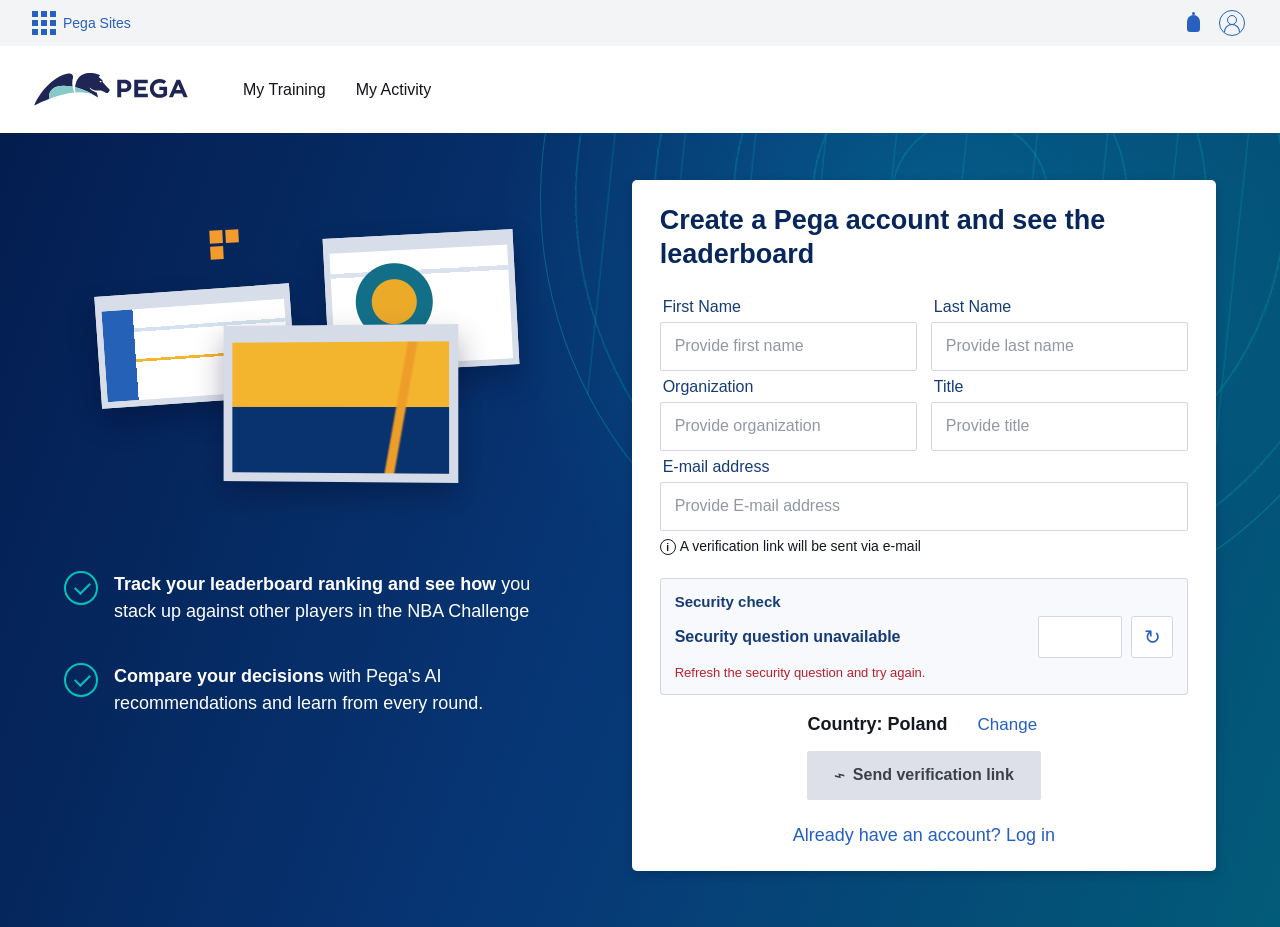
<file: nba-game/leaderboard-register.html>
<!doctype html>
<html lang="en">
  <head>
    <meta charset="UTF-8" />
    <meta name="viewport" content="width=device-width, initial-scale=1.0" />
    <meta name="description" content="Create a Pega account to access the NBA Challenge leaderboard." />
    <title>NBA Challenge | Leaderboard registration</title>
    <style>
      :root {
        color: #101828;
        font-family: "Avenir Next", Avenir, "Segoe UI", sans-serif;
        font-synthesis: none;
        --navy: #072a65;
        --navy-deep: #041d4f;
        --blue: #245fc5;
        --cyan: #00c4ba;
        --border: #d2d7e1;
      }

      * {
        box-sizing: border-box;
      }

      body {
        margin: 0;
        min-width: 320px;
        min-height: 100vh;
        background: var(--navy);
      }

      button,
      input,
      select {
        font: inherit;
      }

      a,
      button {
        -webkit-tap-highlight-color: transparent;
      }

      .utility-bar {
        height: 46px;
        display: flex;
        align-items: center;
        justify-content: space-between;
        padding: 0 32px;
        color: #2860bf;
        background: #f3f4f6;
        font-size: 14px;
      }

      .sites-link,
      .utility-actions {
        display: flex;
        align-items: center;
        gap: 7px;
      }

      .app-grid {
        display: grid;
        grid-template-columns: repeat(3, 6px);
        gap: 3px;
      }

      .app-grid span {
        width: 6px;
        height: 6px;
        background: currentColor;
      }

      .icon-button {
        width: 32px;
        height: 32px;
        border: 0;
        color: #2860bf;
        background: transparent;
        cursor: pointer;
        display: grid;
        place-items: center;
        padding: 0;
      }

      .bell {
        width: 13px;
        height: 17px;
        border-radius: 8px 8px 4px 4px;
        background: currentColor;
        position: relative;
      }

      .bell::before {
        content: "";
        position: absolute;
        width: 3px;
        height: 3px;
        border-radius: 50%;
        background: currentColor;
        top: -3px;
        left: 5px;
      }

      .user-icon {
        width: 26px;
        height: 26px;
        border: 1.5px solid currentColor;
        border-radius: 50%;
        position: relative;
      }

      .user-icon::before {
        content: "";
        position: absolute;
        width: 8px;
        height: 8px;
        border: 1.5px solid currentColor;
        border-radius: 50%;
        top: 4px;
        left: 7px;
      }

      .user-icon::after {
        content: "";
        position: absolute;
        width: 14px;
        height: 7px;
        border: 1.5px solid currentColor;
        border-bottom: 0;
        border-radius: 12px 12px 0 0;
        left: 4px;
        bottom: 3px;
      }

      .main-nav {
        height: 87px;
        padding: 0 34px;
        display: flex;
        align-items: center;
        gap: 55px;
        background: #fff;
      }

      .brand {
        display: flex;
        align-items: center;
      }

      .brand img {
        display: block;
        width: 154px;
        height: auto;
      }

      .nav-links {
        display: flex;
        align-items: center;
        gap: 30px;
      }

      .nav-links a {
        color: #14151b;
        text-decoration: none;
        font-weight: 500;
      }

      .hero {
        min-height: calc(100vh - 133px);
        position: relative;
        overflow: hidden;
        padding: 47px clamp(34px, 5vw, 82px) 56px;
        color: #fff;
        background:
          radial-gradient(circle at 72% 14%, rgba(0, 179, 186, 0.26), transparent 38%),
          linear-gradient(110deg, var(--navy-deep) 0%, #073776 50%, #006a79 120%);
      }

      .globe-grid {
        position: absolute;
        width: 860px;
        height: 860px;
        right: -120px;
        top: -365px;
        border: 1px solid rgba(0, 196, 186, 0.34);
        border-radius: 50%;
        background:
          repeating-radial-gradient(circle at 50% 50%, transparent 0 77px, rgba(0, 196, 186, 0.25) 78px 79px),
          repeating-linear-gradient(90deg, transparent 0 68px, rgba(0, 196, 186, 0.2) 69px 70px);
        transform: rotate(6deg);
        pointer-events: none;
      }

      .hero-layout {
        position: relative;
        z-index: 1;
        max-width: 1370px;
        margin: 0 auto;
        display: grid;
        grid-template-columns: minmax(420px, 0.9fr) minmax(520px, 1.1fr);
        align-items: start;
        gap: clamp(40px, 7vw, 110px);
      }

      .visual-column {
        padding-top: 32px;
      }

      .screen-collage {
        height: 315px;
        position: relative;
        margin: 0 auto 44px;
        max-width: 530px;
      }

      .screen {
        position: absolute;
        background: #e9eef5;
        border: 6px solid #d8dee9;
        border-top-width: 15px;
        box-shadow: 0 14px 28px rgba(0, 7, 36, 0.32);
        overflow: hidden;
      }

      .screen::before {
        content: "";
        display: block;
        width: 100%;
        height: 100%;
        background:
          linear-gradient(90deg, #2562b7 0 17%, transparent 17%),
          linear-gradient(#fff 0 21%, #d4e1ef 21% 25%, #fff 25% 55%, #f4b52e 55% 58%, #fff 58%);
      }

      .screen-one {
        width: 195px;
        height: 112px;
        left: 34px;
        top: 78px;
        transform: rotate(-4deg);
      }

      .screen-two {
        width: 190px;
        height: 135px;
        right: 26px;
        top: 22px;
        transform: rotate(-3deg);
      }

      .screen-two::before {
        background:
          radial-gradient(circle at 35% 45%, #ecaa29 0 22px, #136f88 23px 38px, transparent 39px),
          linear-gradient(#fff 0 18%, #d9e2ee 18% 22%, #fff 22%);
      }

      .desktop {
        width: 235px;
        height: 157px;
        left: 158px;
        bottom: 45px;
        border: 9px solid #d6dce7;
        border-top-width: 17px;
        background: #fff;
        transform: perspective(500px) rotateY(-3deg);
      }

      .desktop::before {
        background:
          linear-gradient(100deg, transparent 0 73%, #ef9d29 74% 77%, transparent 78%),
          linear-gradient(#f4b52e 0 50%, #08336f 50%);
      }

      .desktop::after {
        content: "";
        position: absolute;
        width: 80px;
        height: 42px;
        background: #cbd1dc;
        left: 68px;
        bottom: -50px;
        clip-path: polygon(36% 0, 70% 0, 75% 66%, 100% 82%, 100% 100%, 0 100%, 0 82%, 29% 66%);
      }

      .accent-squares {
        position: absolute;
        left: 146px;
        top: 18px;
        display: grid;
        grid-template-columns: repeat(2, 13px);
        gap: 3px;
        transform: rotate(-3deg);
      }

      .accent-squares span {
        width: 13px;
        height: 13px;
        background: #f49b2e;
      }

      .benefits {
        display: grid;
        gap: 38px;
        max-width: 570px;
      }

      .benefit {
        display: grid;
        grid-template-columns: 34px 1fr;
        gap: 16px;
        align-items: start;
        font-size: 18px;
        line-height: 1.5;
      }

      .check {
        width: 34px;
        height: 34px;
        border: 2px solid var(--cyan);
        border-radius: 50%;
        position: relative;
      }

      .check::after {
        content: "";
        position: absolute;
        width: 13px;
        height: 7px;
        border-left: 2px solid var(--cyan);
        border-bottom: 2px solid var(--cyan);
        transform: rotate(-45deg);
        left: 9px;
        top: 9px;
      }

      .benefit p {
        margin: 0;
      }

      .benefit strong {
        font-weight: 700;
      }

      .registration-card {
        color: #141820;
        background: #fff;
        border-radius: 5px;
        padding: 24px 28px 25px;
        box-shadow: 0 3px 10px rgba(0, 13, 45, 0.24);
      }

      .registration-card h1 {
        margin: 0 0 26px;
        color: #06265c;
        font-size: 27px;
        line-height: 1.25;
        letter-spacing: 0;
      }

      .form-group {
        margin-bottom: 7px;
      }

      .field-grid {
        display: grid;
        grid-template-columns: repeat(2, minmax(0, 1fr));
        gap: 0 14px;
      }

      label {
        display: block;
        margin: 0 0 6px 3px;
        color: #153b77;
      }

      input,
      select {
        width: 100%;
        height: 49px;
        border: 1px solid var(--border);
        border-radius: 2px;
        padding: 0 14px;
        color: #151820;
        background: #fff;
        outline: none;
      }

      input::placeholder {
        color: #9297a5;
      }

      input:focus,
      select:focus {
        border-color: #3774d3;
        box-shadow: 0 0 0 2px rgba(55, 116, 211, 0.18);
      }

      .helper {
        min-height: 21px;
        margin: 6px 0 14px;
        font-size: 14px;
      }

      .helper::before {
        content: "i";
        display: inline-grid;
        place-items: center;
        width: 14px;
        height: 14px;
        border: 1px solid currentColor;
        border-radius: 50%;
        margin-right: 4px;
        font-size: 10px;
        font-weight: 700;
      }

      .helper.error {
        color: #bb202b;
      }

      .captcha-group {
        margin: 19px 0 17px;
        padding: 14px;
        border: 1px solid #d2d7e1;
        border-radius: 3px;
        background: #f7f9fc;
      }

      .captcha-label {
        margin-left: 0;
        font-size: 15px;
        font-weight: 600;
      }

      .captcha-row {
        display: flex;
        align-items: center;
        gap: 9px;
      }

      .captcha-question {
        flex: 1;
        min-width: 0;
        color: #153b77;
        font-weight: 600;
      }

      .captcha-input {
        width: 84px;
        height: 42px;
        padding: 0 10px;
      }

      .captcha-refresh {
        width: 42px;
        height: 42px;
        padding: 0;
        border: 1px solid var(--border);
        border-radius: 3px;
        color: var(--blue);
        background: #fff;
        cursor: pointer;
        font-size: 20px;
      }

      .captcha-refresh:hover {
        background: #eef4ff;
      }

      .captcha-helper {
        margin: 7px 0 0;
        color: #687386;
        font-size: 13px;
      }

      .captcha-helper.error {
        color: #bb202b;
      }

      .honeypot {
        position: absolute;
        width: 1px;
        height: 1px;
        overflow: hidden;
        clip: rect(0 0 0 0);
        white-space: nowrap;
      }

      .country-row {
        display: flex;
        justify-content: center;
        align-items: center;
        gap: 27px;
        margin-bottom: 13px;
        font-size: 18px;
      }

      .country-row strong {
        font-weight: 700;
      }

      .link-button {
        border: 0;
        padding: 3px;
        color: var(--blue);
        background: transparent;
        cursor: pointer;
        font-size: 17px;
      }

      .submit-button {
        height: 49px;
        display: flex;
        align-items: center;
        justify-content: center;
        gap: 8px;
        margin: 0 auto;
        padding: 0 27px;
        border: 0;
        border-radius: 2px;
        color: #fff;
        background: var(--blue);
        cursor: pointer;
        font-weight: 600;
      }

      .submit-button:disabled {
        color: #3d4048;
        background: #dde0e8;
        cursor: not-allowed;
      }

      .paper-plane {
        display: inline-block;
        transform: rotate(-18deg);
        font-size: 19px;
        line-height: 1;
      }

      .login-row {
        margin: 25px 0 0;
        text-align: center;
      }

      .login-row a {
        color: var(--blue);
        text-decoration: none;
        font-size: 18px;
      }

      dialog {
        width: min(420px, calc(100% - 32px));
        border: 0;
        border-radius: 5px;
        padding: 25px;
        box-shadow: 0 20px 60px rgba(0, 13, 45, 0.4);
      }

      dialog::backdrop {
        background: rgba(2, 18, 52, 0.6);
      }

      dialog h2 {
        margin: 0 0 18px;
        color: #06265c;
        font-size: 21px;
      }

      .dialog-actions {
        display: flex;
        justify-content: flex-end;
        gap: 10px;
        margin-top: 20px;
      }

      .dialog-button {
        min-height: 40px;
        padding: 0 18px;
        border: 1px solid var(--border);
        border-radius: 3px;
        background: #fff;
        cursor: pointer;
      }

      .dialog-button.primary {
        border-color: var(--blue);
        color: #fff;
        background: var(--blue);
      }

      .status {
        margin: 14px 0 0;
        color: #14704b;
        text-align: center;
        font-size: 14px;
      }

      .status.error {
        color: #bb202b;
      }

      @media (max-width: 900px) {
        .hero-layout {
          grid-template-columns: 1fr;
          gap: 34px;
        }

        .registration-card {
          grid-row: 1;
          max-width: 640px;
          width: 100%;
          margin: 0 auto;
        }

        .visual-column {
          padding-top: 0;
        }

        .screen-collage {
          display: none;
        }

        .benefits {
          margin: 0 auto;
        }
      }

      @media (max-width: 600px) {
        .utility-bar {
          height: 40px;
          padding: 0 16px;
        }

        .main-nav {
          height: 70px;
          padding: 0 18px;
          gap: 24px;
        }

        .brand {
          flex: 0 1 124px;
        }

        .brand img {
          width: 124px;
          max-width: 100%;
        }

        .nav-links {
          gap: 15px;
          margin-left: auto;
          font-size: 14px;
        }

        .nav-links a:first-child {
          display: none;
        }

        .hero {
          min-height: calc(100vh - 110px);
          padding: 24px 16px 40px;
        }

        .globe-grid {
          right: -560px;
        }

        .registration-card {
          padding: 22px 18px 24px;
        }

        .registration-card h1 {
          font-size: 23px;
          margin-bottom: 22px;
        }

        .field-grid {
          grid-template-columns: 1fr;
        }

        .country-row {
          font-size: 16px;
        }

        .benefits {
          gap: 25px;
        }

        .benefit {
          grid-template-columns: 30px 1fr;
          gap: 12px;
          font-size: 16px;
        }

        .check {
          width: 30px;
          height: 30px;
        }

        .check::after {
          left: 7px;
          top: 7px;
        }
      }
    </style>
  </head>
  <body>
    <header>
      <div class="utility-bar">
        <div class="sites-link" aria-label="Pega Sites">
          <span class="app-grid" aria-hidden="true">
            <span></span><span></span><span></span><span></span><span></span>
            <span></span><span></span><span></span><span></span>
          </span>
          <span>Pega Sites</span>
        </div>
        <div class="utility-actions">
          <button class="icon-button" type="button" aria-label="Notifications">
            <span class="bell" aria-hidden="true"></span>
          </button>
          <button class="icon-button" type="button" aria-label="User profile">
            <span class="user-icon" aria-hidden="true"></span>
          </button>
        </div>
      </div>
      <nav class="main-nav" aria-label="Primary navigation">
        <a class="brand" href="#" aria-label="Pega home">
          <img src="data:image/svg+xml,%3c?xml%20version='1.0'%20encoding='UTF-8'%20standalone='no'?%3e%3csvg%20viewBox='0%200%20311%2068'%20version='1.1'%20xmlns='http://www.w3.org/2000/svg'%20xmlns:xlink='http://www.w3.org/1999/xlink'%3e%3ctitle%3ePega%3c/title%3e%3cg%20stroke='none'%20stroke-width='1'%20fill='none'%20fill-rule='evenodd'%3e%3cg%3e%3cg%3e%3cpath%20d='M136.36,17.098%20L136.173,17.009%20C136.154,16.998%20133.96,16.01%20132.245,17.815%20L132.026,18.046%20L135.539,19.768%20L136.36,17.098%20Z%20M152.441,36.389%20C152.441,36.389%20150.91,39.13%20150.224,40.143%20C149.535,41.164%20147.38,41.798%20145.517,40.908%20C144.665,40.503%20136.694,35.854%20133.644,36.12%20C118.205,37.466%20113.999,31.105%20113.503,30.527%20C113.005,29.949%20112.077,30.218%20112.74,31.355%20C116.127,37.163%20126.15,39.856%20126.15,39.856%20C128.771,46.172%20129.085,50.597%20129.085,50.597%20C126.489,48.574%20123.687,46.869%20120.714,45.453%20C112.768,40.121%20100.329,33.518%2083.207,29.379%20C84.191,15.797%2091.044,-3.837%20123.092,0.806%20C123.092,0.806%20129.522,1.86%20133.809,4.824%20C133.809,4.824%20132.779,5.904%20131.425,7.256%20C130.071,8.605%20131.569,9.471%20131.569,9.471%20L138.338,14.792%20C138.417,17.607%20138.533,18.396%20140.651,20.944%20C142.769,23.487%20151.004,32.112%20152.081,33.266%20C153.329,34.6%20152.441,36.389%20152.441,36.389%20Z%20M78.633,9.915%20C76.938,16.897%2077.068,23.049%2077.939,28.221%20C76.33,27.901%2074.697,27.594%2073.014,27.32%20C37.94,21.612%2027.361,38.899%2031.455,52.916%20C19.86,57.274%208.963,62.263%200.214,67.162%20C13.98,34.146%2043.896,5.087%2069.145,1.268%20C77.389,0.181%2079.708,5.529%2078.633,9.915%20L78.633,9.915%20Z'%20fill='%231F2555'%3e%3c/path%3e%3cpath%20d='M83.492,40.09%20C97.157,39.01%20110.054,40.381%20120.713,45.453%20C112.768,40.121%20100.329,33.518%2083.206,29.379%20C82.864,34.111%2083.23,38.107%2083.492,40.09%20Z%20M81.52,40.262%20C66.209,41.723%2048.105,46.663%2031.455,52.916%20C27.361,38.899%2037.941,21.612%2073.014,27.32%20C74.697,27.594%2076.33,27.901%2077.938,28.221%20C78.77,33.166%2080.276,37.228%2081.52,40.262%20L81.52,40.262%20Z'%20fill='%2386CAC7'%3e%3c/path%3e%3cpath%20d='M286.63,35.039%20L291.379,23.446%20L296.129,35.039%20L286.63,35.039%20Z%20M287.854,14%20L272.536,50%20L280.553,50%20L283.819,41.985%20L298.938,41.985%20L302.204,50%20L310.427,50%20L295.108,14%20L287.854,14%20Z%20M188.647,26.704%20C188.647,29.787%20186.335,32.153%20182.375,32.153%20L176.1,32.153%20L176.1,21.149%20L182.219,21.149%20C186.181,21.149%20188.647,23.052%20188.647,26.601%20L188.647,26.704%20Z%20M182.889,14%20L168.18,14%20L168.18,50%20L176.1,50%20L176.1,39.2%20L182.115,39.2%20C190.19,39.2%20196.673,34.878%20196.673,26.547%20L196.673,26.444%20C196.673,19.09%20191.48,14%20182.889,14%20Z%20M239.764,18.02%20C235.989,21.708%20234.075,26.376%20234.075,31.896%20C234.075,37.421%20235.953,42.054%20239.663,45.675%20C243.366,49.292%20248.022,51.123%20253.503,51.123%20C259.992,51.123%20265.064,49.159%20268.587,45.284%20L268.769,45.08%20L268.769,28.556%20L253.112,28.556%20L253.112,35.244%20L261.279,35.244%20L261.279,41.993%20C259.164,43.252%20256.525,43.891%20253.429,43.891%20C250.221,43.891%20247.454,42.792%20245.203,40.62%20C242.958,38.458%20241.819,35.527%20241.819,31.926%20C241.819,28.322%20242.992,25.379%20245.304,23.18%20C247.624,20.972%20250.538,19.852%20253.966,19.852%20C255.769,19.852%20257.366,20.074%20258.711,20.512%20C259.973,20.922%20261.251,21.667%20262.517,22.712%20L266.897,17.183%20C264.586,15.147%20260.427,12.467%20253.503,12.467%20C248.162,12.467%20243.539,14.336%20239.764,18.02%20Z%20M210.336,35.604%20L225.842,35.604%20L225.842,28.556%20L210.336,28.556%20L210.336,21.042%20L229.623,21.042%20L229.623,14%20L202.466,14%20L202.466,50%20L229.879,50%20L229.879,42.955%20L210.336,42.955%20L210.336,35.604%20L210.336,35.604%20Z'%20fill='%231F2555'%3e%3c/path%3e%3c/g%3e%3c/g%3e%3c/g%3e%3c/svg%3e" alt="Pega" />
        </a>
        <div class="nav-links">
          <a href="#training">My Training</a>
          <a href="#activity">My Activity</a>
        </div>
      </nav>
    </header>

    <main class="hero">
      <div class="globe-grid" aria-hidden="true"></div>
      <div class="hero-layout">
        <section class="visual-column" aria-label="Leaderboard benefits">
          <div class="screen-collage" aria-hidden="true">
            <div class="accent-squares"><span></span><span></span><span></span></div>
            <div class="screen screen-one"></div>
            <div class="screen screen-two"></div>
            <div class="screen desktop"></div>
          </div>
          <div class="benefits">
            <div class="benefit">
              <span class="check" aria-hidden="true"></span>
              <p><strong>Track your leaderboard ranking and see how</strong> you stack up against other players in the NBA Challenge</p>
            </div>
            <div class="benefit">
              <span class="check" aria-hidden="true"></span>
              <p><strong>Compare your decisions</strong> with Pega's AI recommendations and learn from every round.</p>
            </div>
          </div>
        </section>

        <section class="registration-card" aria-labelledby="registration-title">
          <h1 id="registration-title">Create a Pega account and see the leaderboard</h1>
          <form id="registration-form" novalidate>
            <div class="field-grid">
              <div class="form-group">
                <label for="first-name">First Name</label>
                <input id="first-name" name="firstName" type="text" autocomplete="given-name" placeholder="Provide first name" required />
              </div>
              <div class="form-group">
                <label for="last-name">Last Name</label>
                <input id="last-name" name="lastName" type="text" autocomplete="family-name" placeholder="Provide last name" required />
              </div>
              <div class="form-group">
                <label for="organization">Organization</label>
                <input id="organization" name="organization" type="text" autocomplete="organization" placeholder="Provide organization" required />
              </div>
              <div class="form-group">
                <label for="title">Title</label>
                <input id="title" name="title" type="text" autocomplete="organization-title" placeholder="Provide title" required />
              </div>
            </div>
            <div class="form-group">
              <label for="email">E-mail address</label>
              <input id="email" name="email" type="email" autocomplete="email" placeholder="Provide E-mail address" required />
            </div>
            <p class="helper" id="email-helper">A verification link will be sent via e-mail</p>
            <div class="captcha-group">
              <label class="captcha-label" for="captcha-answer">Security check</label>
              <div class="captcha-row">
                <span class="captcha-question" id="captcha-question" aria-live="polite"></span>
                <input class="captcha-input" id="captcha-answer" name="captchaAnswer" type="number" inputmode="numeric" autocomplete="off" aria-describedby="captcha-helper" required />
                <button class="captcha-refresh" id="captcha-refresh" type="button" aria-label="Get a new security question" title="Get a new security question">↻</button>
              </div>
              <p class="captcha-helper" id="captcha-helper">Enter the answer to continue.</p>
            </div>
            <div class="honeypot" aria-hidden="true">
              <label for="website">Website</label>
              <input id="website" name="website" type="text" tabindex="-1" autocomplete="off" />
            </div>
            <div class="country-row">
              <strong>Country: <span id="country-name">Poland</span></strong>
              <button class="link-button" id="change-country" type="button">Change</button>
            </div>
            <button class="submit-button" id="submit-button" type="submit" disabled>
              <span class="paper-plane" aria-hidden="true">⌁</span>
              <span>Send verification link</span>
            </button>
            <p class="status" id="form-status" role="status" hidden></p>
          </form>
          <p class="login-row"><a href="#login">Already have an account? Log in</a></p>
        </section>
      </div>
    </main>

    <dialog id="country-dialog" aria-labelledby="country-title">
      <form method="dialog" id="country-form">
        <h2 id="country-title">Choose your country</h2>
        <label for="country-select">Country</label>
        <select id="country-select">
          <option>Australia</option>
          <option>Canada</option>
          <option>France</option>
          <option>Germany</option>
          <option>India</option>
          <option>Poland</option>
          <option>United Kingdom</option>
          <option>United States</option>
        </select>
        <div class="dialog-actions">
          <button class="dialog-button" value="cancel">Cancel</button>
          <button class="dialog-button primary" id="save-country" value="default">Save</button>
        </div>
      </form>
    </dialog>

    <script>
      const firstNameInput = document.querySelector("#first-name");
      const lastNameInput = document.querySelector("#last-name");
      const organizationInput = document.querySelector("#organization");
      const titleInput = document.querySelector("#title");
      const emailInput = document.querySelector("#email");
      const emailHelper = document.querySelector("#email-helper");
      const captchaQuestion = document.querySelector("#captcha-question");
      const captchaAnswer = document.querySelector("#captcha-answer");
      const captchaHelper = document.querySelector("#captcha-helper");
      const captchaRefresh = document.querySelector("#captcha-refresh");
      const honeypotInput = document.querySelector("#website");
      const submitButton = document.querySelector("#submit-button");
      const registrationForm = document.querySelector("#registration-form");
      const formStatus = document.querySelector("#form-status");
      const countryDialog = document.querySelector("#country-dialog");
      const countrySelect = document.querySelector("#country-select");
      const countryName = document.querySelector("#country-name");
      const apiBaseUrl = (window.NBA_API_BASE_URL || "https://demox-app.com/api").replace(/\/$/, "");
      const sessionToken = sessionStorage.getItem("nba_session_jwt") || "";
      const captchaEndpoint = `${apiBaseUrl}/captcha`;
      const registrationEndpoint = `${apiBaseUrl}/register`;
      let captchaChallengeId = "";
      const formStartedAt = Date.now();

      async function createCaptcha() {
        captchaChallengeId = "";
        captchaQuestion.textContent = "Loading security question...";
        captchaAnswer.value = "";
        captchaAnswer.setCustomValidity("Please complete the security check.");
        captchaHelper.textContent = "Enter the answer to continue.";
        captchaHelper.classList.remove("error");
        updateSubmitState();

        try {
          const response = await fetch(captchaEndpoint, { headers: { Accept: "application/json" } });
          if (!response.ok) throw new Error(`Captcha request failed: ${response.status}`);
          const challenge = await response.json();
          captchaChallengeId = challenge.challengeId || "";
          captchaQuestion.textContent = challenge.question || "Security question unavailable";
          captchaAnswer.setCustomValidity("");
        } catch (error) {
          console.error("Unable to load CAPTCHA:", error);
          captchaQuestion.textContent = "Security question unavailable";
          captchaAnswer.setCustomValidity("Unable to load the security check.");
          captchaHelper.textContent = "Refresh the security question and try again.";
          captchaHelper.classList.add("error");
        }
        updateSubmitState();
      }

      function updateSubmitState() {
        const requiredFieldsValid = [
          firstNameInput,
          lastNameInput,
          organizationInput,
          titleInput,
          emailInput,
          captchaAnswer,
        ].every((input) => input.value.trim() && input.validity.valid);
        submitButton.disabled = !requiredFieldsValid;
      }

      function validateCaptcha() {
        const isReady = Boolean(captchaChallengeId && captchaAnswer.value.trim());
        captchaAnswer.setCustomValidity(isReady ? "" : "Please complete the security check.");
        captchaHelper.textContent = isReady
          ? "Security check ready."
          : "Enter the answer to continue.";
        captchaHelper.classList.toggle("error", !isReady);
        return isReady;
      }

      [firstNameInput, lastNameInput, organizationInput, titleInput, emailInput].forEach((input) => {
        input.addEventListener("input", () => {
          const hasValue = emailInput.value.trim().length > 0;
          const isValid = emailInput.validity.valid;
          emailHelper.textContent = hasValue && !isValid
            ? "Enter a valid e-mail address"
            : "A verification link will be sent via e-mail";
          emailHelper.classList.toggle("error", hasValue && !isValid);
          formStatus.hidden = true;
          updateSubmitState();
        });
      });

      captchaAnswer.addEventListener("input", () => {
        validateCaptcha();
        updateSubmitState();
        formStatus.hidden = true;
      });

      captchaRefresh.addEventListener("click", createCaptcha);

      registrationForm.addEventListener("submit", async (event) => {
        event.preventDefault();
        if (!registrationForm.reportValidity() || !validateCaptcha()) return;

        if (honeypotInput.value || Date.now() - formStartedAt < 1200) {
          formStatus.textContent = "Please wait a moment and try again.";
          formStatus.classList.add("error");
          formStatus.hidden = false;
          return;
        }

        if (!sessionToken) {
          formStatus.textContent = "This registration link is missing its session token. Return to the game and try again.";
          formStatus.classList.add("error");
          formStatus.hidden = false;
          return;
        }

        const buttonLabel = submitButton.querySelector("span:last-child");
        submitButton.disabled = true;
        buttonLabel.textContent = "Sending verification link...";
        formStatus.hidden = true;

        try {
          const response = await fetch(registrationEndpoint, {
            method: "POST",
            headers: {
              Accept: "application/json",
              "Content-Type": "application/json",
              Authorization: `Bearer ${sessionToken}`,
            },
            body: JSON.stringify({
              PlayerID: emailInput.value.trim(),
              FirstName: firstNameInput.value.trim(),
              LastName: lastNameInput.value.trim(),
              Organization: organizationInput.value.trim(),
              Title: titleInput.value.trim(),
              Country: countryName.textContent.trim(),
              CaptchaChallengeId: captchaChallengeId,
              CaptchaAnswer: captchaAnswer.value.trim(),
              Status: "Claimed",
            }),
          });

          if (!response.ok) {
            throw new Error(`Game session claim failed: ${response.status}`);
          }

          const result = await response.json();
          formStatus.textContent = "Check your e-mail and click the verification link to access the leaderboard.";
          formStatus.classList.remove("error");
          formStatus.hidden = false;
          if (result.verificationUrl) {
            const link = document.createElement("a");
            link.href = result.verificationUrl;
            link.textContent = " Open the local verification link";
            link.style.color = "inherit";
            formStatus.append(" ", link);
          }
        } catch (error) {
          console.error("Unable to claim game session:", error);
          formStatus.textContent = "We couldn't claim your score. Please try again.";
          formStatus.classList.add("error");
          formStatus.hidden = false;
          submitButton.disabled = false;
          buttonLabel.textContent = "Send verification link";
        }
      });

      document.querySelector("#change-country").addEventListener("click", () => {
        countrySelect.value = countryName.textContent;
        countryDialog.showModal();
      });

      document.querySelector("#save-country").addEventListener("click", () => {
        countryName.textContent = countrySelect.value;
      });

      createCaptcha();
    </script>
  </body>
</html>
</file>
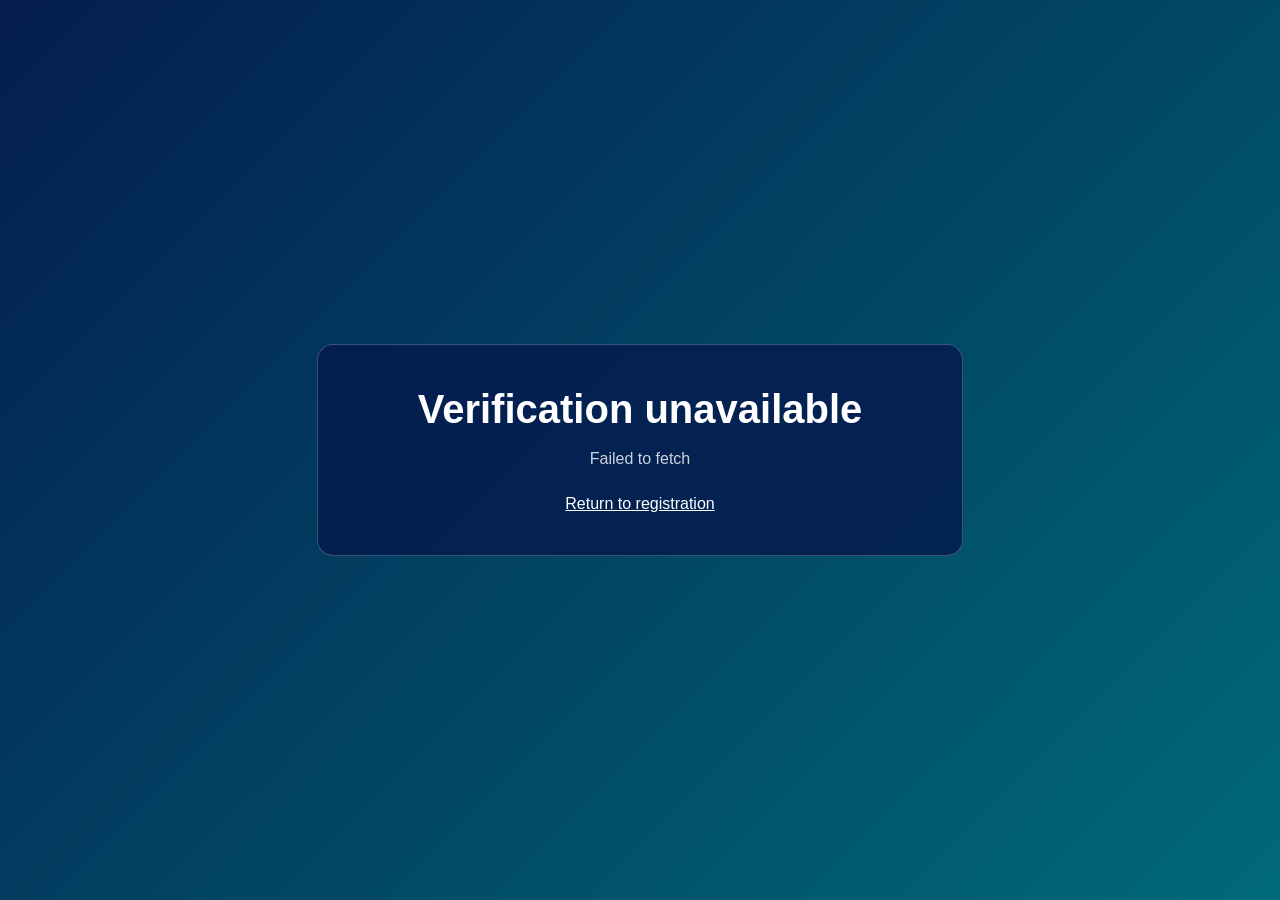
<file: nba-game/leaderboard-verify.html>
<!doctype html>
<html lang="en">
  <head>
    <meta charset="UTF-8" />
    <meta name="viewport" content="width=device-width, initial-scale=1.0" />
    <title>NBA Challenge | Verifying access</title>
    <style>
      :root { font-family: "Avenir Next", Avenir, "Segoe UI", sans-serif; color: #fff; background: #072a65; }
      body { margin: 0; min-height: 100vh; display: grid; place-items: center; background: linear-gradient(135deg, #041d4f, #006a79); }
      main { width: min(560px, calc(100% - 40px)); padding: 42px; text-align: center; background: rgba(4, 29, 79, .88); border: 1px solid rgba(255,255,255,.22); border-radius: 16px; }
      h1 { margin: 0 0 14px; font-size: clamp(26px, 5vw, 40px); }
      p { margin: 0; line-height: 1.6; color: rgba(255,255,255,.8); }
      a { display: inline-block; margin-top: 24px; color: #fff; }
    </style>
  </head>
  <body>
    <main>
      <h1 id="title">Verifying your access</h1>
      <p id="message">Please wait while we confirm your e-mail address.</p>
    </main>
    <script>
      const apiBaseUrl = (window.NBA_API_BASE_URL || "https://demox-app.com/api").replace(/\/$/, "");
      const title = document.querySelector("#title");
      const message = document.querySelector("#message");
      const token = new URLSearchParams(window.location.search).get("token") || "";
      async function verify() {
        try {
          const response = await fetch(`${apiBaseUrl}/verify?token=${encodeURIComponent(token)}`, { headers: { Accept: "application/json" } });
          const result = await response.json();
          if (!response.ok) throw new Error(result.message || "Verification failed");
          sessionStorage.setItem("nba_leaderboard_access_token", result.accessToken);
          sessionStorage.setItem("nba_leaderboard_player_id", result.playerId);
          window.location.replace(new URL("leaderboard.html", window.location.href).toString());
        } catch (error) {
          title.textContent = "Verification unavailable";
          message.textContent = error.message || "This verification link is invalid or expired.";
          const link = document.createElement("a");
          link.href = "leaderboard-register.html";
          link.textContent = "Return to registration";
          document.querySelector("main").append(link);
        }
      }
      verify();
    </script>
  </body>
</html>
</file>
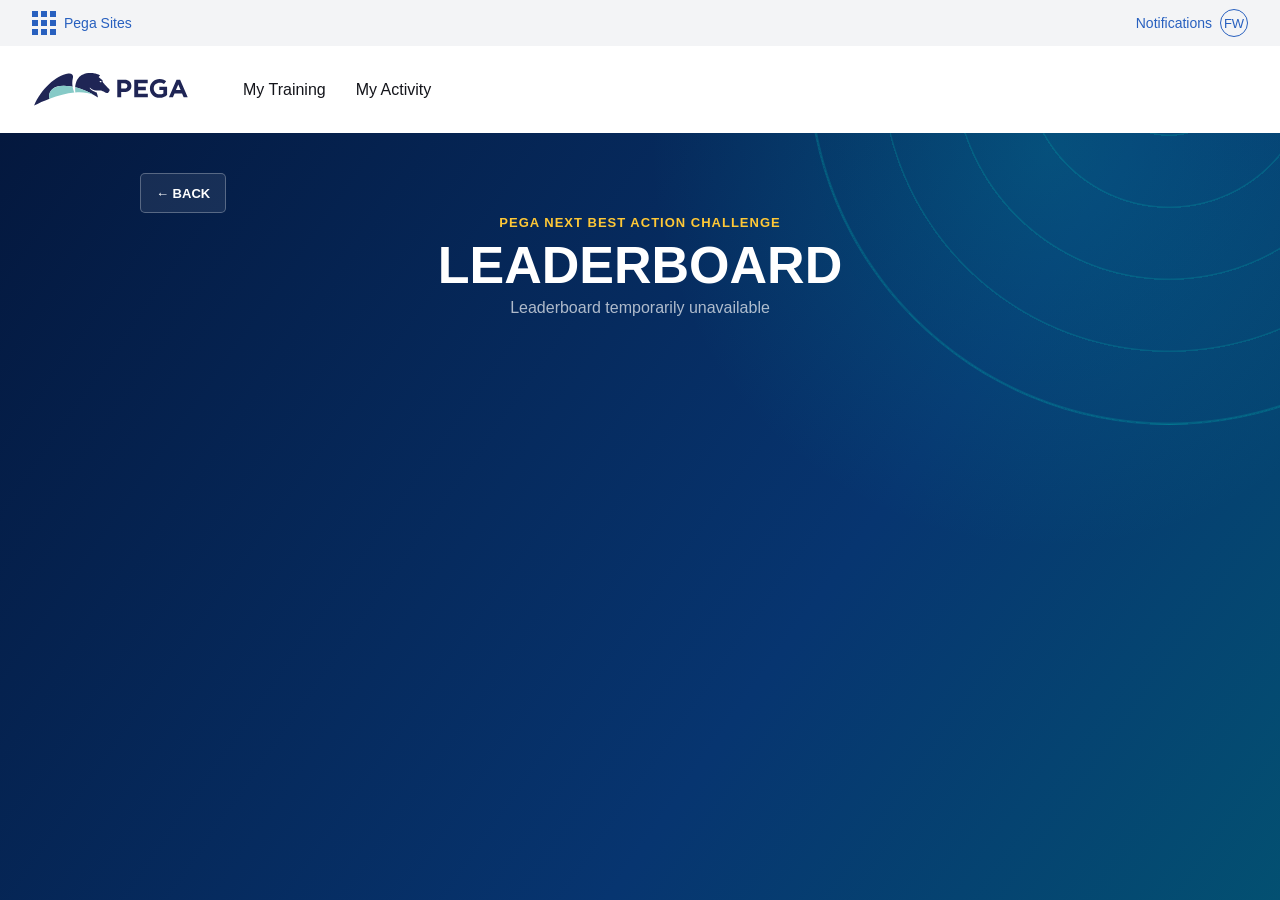
<file: nba-game/leaderboard.html>
<!doctype html>
<html lang="en">
  <head>
    <meta charset="UTF-8" />
    <meta name="viewport" content="width=device-width, initial-scale=1.0" />
    <meta name="description" content="View my Pega Next Best Action Challenge achievement badge and leaderboard ranking." />
    <meta property="og:type" content="website" />
    <meta property="og:title" content="Decision Intelligence Elite | NBA Challenge" />
    <meta property="og:description" content="I earned the Decision Intelligence Elite badge in the Pega Next Best Action Challenge." />
    <meta property="og:image" content="https://baix1.pegademo.com/nba-game/linkedin-badge-preview.png" />
    <meta property="og:image:type" content="image/png" />
    <meta property="og:image:width" content="1200" />
    <meta property="og:image:height" content="627" />
    <meta property="og:image:alt" content="Pega Next Best Action Challenge Decision Intelligence Elite badge" />
    <meta name="twitter:card" content="summary_large_image" />
    <meta name="twitter:title" content="Decision Intelligence Elite | NBA Challenge" />
    <meta name="twitter:description" content="I earned the Decision Intelligence Elite badge in the Pega Next Best Action Challenge." />
    <meta name="twitter:image" content="https://baix1.pegademo.com/nba-game/linkedin-badge-preview.png" />
    <title>NBA Challenge | Leaderboard</title>
    <style>
      :root {
        color: #fff;
        font-family: "Avenir Next", Avenir, "Segoe UI", sans-serif;
        font-synthesis: none;
        --navy: #061e4b;
        --navy-light: #0a3977;
        --gold: #ffc836;
        --teal: #10a5ac;
        --muted: rgba(255, 255, 255, 0.68);
      }

      * {
        box-sizing: border-box;
      }

      body {
        margin: 0;
        min-width: 320px;
        min-height: 100vh;
        background: var(--navy);
      }

      button {
        font: inherit;
      }

      .utility-bar {
        height: 46px;
        display: flex;
        align-items: center;
        justify-content: space-between;
        padding: 0 32px;
        color: #2860bf;
        background: #f3f4f6;
        font-size: 14px;
      }

      .sites-link,
      .utility-actions {
        display: flex;
        align-items: center;
        gap: 8px;
      }

      .app-grid {
        display: grid;
        grid-template-columns: repeat(3, 6px);
        gap: 3px;
      }

      .app-grid span {
        width: 6px;
        height: 6px;
        background: currentColor;
      }

      .utility-icon {
        width: 28px;
        height: 28px;
        display: grid;
        place-items: center;
        border: 1px solid currentColor;
        border-radius: 50%;
        font-size: 13px;
      }

      .main-nav {
        height: 87px;
        padding: 0 34px;
        display: flex;
        align-items: center;
        gap: 55px;
        background: #fff;
      }

      .brand img {
        display: block;
        width: 154px;
        height: auto;
      }

      .nav-links {
        display: flex;
        gap: 30px;
      }

      .nav-links a {
        color: #14151b;
        text-decoration: none;
        font-weight: 500;
      }

      .leaderboard-page {
        position: relative;
        min-height: calc(100vh - 133px);
        overflow: hidden;
        padding: 40px 24px 48px;
        background:
          radial-gradient(circle at 82% 2%, rgba(0, 196, 186, 0.2), transparent 31%),
          linear-gradient(125deg, #04183e 0%, #073570 63%, #006673 130%);
      }

      .leaderboard-page::before {
        content: "";
        position: absolute;
        width: 720px;
        height: 720px;
        right: -250px;
        top: -430px;
        border: 1px solid rgba(0, 196, 186, 0.25);
        border-radius: 50%;
        background: repeating-radial-gradient(circle, transparent 0 70px, rgba(0, 196, 186, 0.2) 71px 72px);
        pointer-events: none;
      }

      .leaderboard-shell {
        position: relative;
        z-index: 1;
        width: min(100%, 1000px);
        margin: 0 auto;
      }

      .back-link {
        display: inline-flex;
        align-items: center;
        gap: 8px;
        min-height: 40px;
        padding: 0 15px;
        border: 1px solid rgba(255, 255, 255, 0.28);
        border-radius: 5px;
        color: #fff;
        background: rgba(255, 255, 255, 0.08);
        text-decoration: none;
        font-size: 13px;
        font-weight: 700;
      }

      .back-link:hover,
      .back-link:focus-visible {
        background: rgba(255, 255, 255, 0.15);
      }

      .leaderboard-header {
        margin: 2px 0 32px;
        text-align: center;
      }

      .eyebrow {
        margin: 0 0 9px;
        color: var(--gold);
        font-size: 13px;
        font-weight: 800;
        letter-spacing: 1px;
      }

      h1 {
        margin: 0 0 8px;
        font-size: clamp(34px, 6vw, 52px);
        line-height: 1;
        letter-spacing: 0;
      }

      .rank-summary {
        margin: 0;
        color: var(--muted);
        font-size: 16px;
      }

      .rank-summary strong {
        color: var(--gold);
      }

      .rank-summary span {
        color: #fff;
        font-weight: 700;
      }

      .leaderboard-list {
        display: grid;
        gap: 10px;
      }

      .leaderboard-loading {
        min-height: 220px;
        display: grid;
        place-items: center;
      }

      .loading-spinner {
        width: 42px;
        height: 42px;
        border: 4px solid rgba(255, 255, 255, 0.2);
        border-top-color: var(--gold);
        border-radius: 50%;
        animation: spin 0.8s linear infinite;
      }

      .pagination[hidden] {
        display: none;
      }

      @keyframes spin {
        to {
          transform: rotate(360deg);
        }
      }

      @media (prefers-reduced-motion: reduce) {
        .loading-spinner {
          animation-duration: 1.8s;
        }
      }

      .leaderboard-entry {
        min-height: 70px;
        display: grid;
        grid-template-columns: 44px 42px minmax(0, 1fr) 120px auto;
        align-items: center;
        gap: 14px;
        padding: 11px 18px;
        border: 1px solid rgba(255, 255, 255, 0.1);
        border-radius: 7px;
        background: rgba(255, 255, 255, 0.035);
      }

      .leaderboard-entry.current-user {
        border-color: var(--gold);
        background: linear-gradient(90deg, rgba(255, 200, 54, 0.14), rgba(255, 255, 255, 0.04));
        box-shadow: 0 0 24px rgba(255, 200, 54, 0.08);
      }

      .entry-rank {
        color: var(--gold);
        font-size: 19px;
        font-weight: 900;
      }

      .avatar {
        width: 40px;
        height: 40px;
        display: grid;
        place-items: center;
        border-radius: 50%;
        color: #071b39;
        background: var(--teal);
        font-size: 13px;
        font-weight: 800;
      }

      .current-user .avatar {
        background: var(--gold);
      }

      .entry-info {
        min-width: 0;
      }

      .entry-name {
        overflow: hidden;
        color: #fff;
        font-weight: 700;
        text-overflow: ellipsis;
        white-space: nowrap;
      }

      .current-user .entry-name {
        color: var(--gold);
      }

      .entry-title,
      .points-label {
        color: var(--muted);
        font-size: 12px;
      }

      .entry-points {
        text-align: right;
      }

      .points-value {
        font-size: 18px;
        font-weight: 900;
      }

      .current-user .points-value {
        color: var(--gold);
      }

      .see-badge-button {
        min-height: 38px;
        padding: 0 18px;
        border: 0;
        border-radius: 4px;
        color: #071b39;
        background: var(--gold);
        font: inherit;
        font-size: 12px;
        font-weight: 900;
        letter-spacing: 0;
        text-transform: uppercase;
        white-space: nowrap;
        cursor: pointer;
      }

      .see-badge-button:hover {
        filter: brightness(1.08);
      }

      .badge-dialog {
        width: min(92vw, 520px);
        padding: 0;
        border: 1px solid rgba(255, 200, 54, 0.7);
        border-radius: 8px;
        color: #fff;
        background: #071b39;
        box-shadow: 0 24px 80px rgba(0, 0, 0, 0.55);
      }

      .badge-dialog::backdrop {
        background: rgba(3, 12, 29, 0.78);
      }

      .badge-dialog-content {
        position: relative;
        padding: 42px 38px 36px;
        text-align: center;
      }

      .badge-dialog-close {
        position: absolute;
        top: 12px;
        right: 12px;
        width: 34px;
        height: 34px;
        border: 1px solid rgba(255, 255, 255, 0.2);
        border-radius: 50%;
        color: #fff;
        background: transparent;
        font-size: 22px;
        cursor: pointer;
      }

      .badge-share-menu-wrap {
        position: absolute;
        top: 12px;
        left: 12px;
        z-index: 1;
        text-align: left;
      }

      .badge-share-menu-trigger {
        width: 34px;
        height: 34px;
        display: grid;
        place-items: center;
        padding: 0;
        border: 1px solid rgba(255, 255, 255, 0.2);
        border-radius: 50%;
        color: #fff;
        background: transparent;
        cursor: pointer;
      }

      .badge-share-menu-trigger:hover,
      .badge-share-menu-trigger[aria-expanded="true"] {
        border-color: var(--gold);
        color: var(--gold);
        background: rgba(255, 200, 54, 0.1);
      }

      .badge-share-menu-trigger svg {
        width: 18px;
        height: 18px;
        stroke: currentColor;
      }

      .badge-share-menu {
        position: absolute;
        top: 42px;
        left: 0;
        width: 190px;
        padding: 7px;
        border: 1px solid rgba(7, 27, 57, 0.14);
        border-radius: 8px;
        color: #17233a;
        background: #fff;
        box-shadow: 0 14px 38px rgba(0, 0, 0, 0.3);
      }

      .badge-share-menu[hidden] {
        display: none;
      }

      .badge-share-option {
        width: 100%;
        min-height: 42px;
        display: flex;
        align-items: center;
        gap: 11px;
        padding: 8px 10px;
        border: 0;
        border-radius: 5px;
        color: inherit;
        background: transparent;
        font: inherit;
        font-size: 14px;
        text-align: left;
        cursor: pointer;
      }

      .badge-share-option:hover,
      .badge-share-option:focus-visible {
        outline: none;
        background: #edf3f9;
      }

      .badge-share-option-icon {
        width: 24px;
        flex: 0 0 24px;
        color: #0a66c2;
        font-size: 20px;
        font-weight: 800;
        line-height: 1;
        text-align: center;
      }

      .badge-share-option[data-share="email"] .badge-share-option-icon {
        font-size: 18px;
      }

      .badge-share-option[data-share="x"] .badge-share-option-icon {
        color: #111;
      }

      .badge-share-option[data-share="facebook"] .badge-share-option-icon {
        color: #1877f2;
      }

      .badge-mark {
        width: 72px;
        height: 72px;
        display: grid;
        place-items: center;
        margin: 0 auto 20px;
        border: 3px solid var(--gold);
        border-radius: 50%;
        color: #071b39;
        background: var(--gold);
        font-size: 30px;
        font-weight: 900;
      }

      .badge-eyebrow {
        margin: 0 0 8px;
        color: var(--teal);
        font-size: 12px;
        font-weight: 800;
        letter-spacing: 1px;
      }

      .badge-player-name {
        margin: 0;
        overflow-wrap: anywhere;
        color: var(--gold);
        font-size: clamp(24px, 6vw, 36px);
      }

      .badge-title {
        margin: 8px 0 26px;
        color: #fff;
        font-size: 16px;
        font-weight: 700;
      }

      .badge-stats {
        display: grid;
        grid-template-columns: 1fr 1fr;
        gap: 1px;
        overflow: hidden;
        border: 1px solid rgba(255, 255, 255, 0.14);
        border-radius: 6px;
        background: rgba(255, 255, 255, 0.14);
      }

      .badge-stat {
        padding: 16px;
        background: #0b2448;
      }

      .badge-stat strong,
      .badge-stat span {
        display: block;
      }

      .badge-stat strong {
        color: var(--gold);
        font-size: 22px;
      }

      .badge-stat span {
        margin-top: 3px;
        color: var(--muted);
        font-size: 11px;
        font-weight: 700;
      }

      .badge-share-button {
        width: 100%;
        min-height: 44px;
        margin-top: 18px;
        border: 0;
        border-radius: 4px;
        color: #fff;
        background: #0a66c2;
        font: inherit;
        font-size: 13px;
        font-weight: 800;
        letter-spacing: 0;
        cursor: pointer;
      }

      .badge-share-button:hover {
        background: #004182;
      }

      .badge-share-status {
        min-height: 18px;
        margin: 10px 0 0;
        color: var(--teal);
        font-size: 12px;
        font-weight: 700;
      }

      .pagination {
        display: flex;
        align-items: center;
        justify-content: center;
        gap: 8px;
        margin-top: 25px;
        color: var(--muted);
        font-size: 13px;
      }

      .page-button {
        width: 34px;
        height: 34px;
        border: 1px solid rgba(255, 255, 255, 0.2);
        border-radius: 4px;
        color: #fff;
        background: rgba(255, 255, 255, 0.06);
        cursor: pointer;
      }

      .page-button:disabled {
        opacity: 0.4;
        cursor: not-allowed;
      }

      @media (max-width: 600px) {
        .utility-bar {
          height: 40px;
          padding: 0 16px;
        }

        .main-nav {
          height: 70px;
          padding: 0 18px;
          gap: 20px;
        }

        .brand img {
          width: 124px;
        }

        .nav-links {
          margin-left: auto;
          font-size: 14px;
        }

        .nav-links a:first-child {
          display: none;
        }

        .leaderboard-page {
          min-height: calc(100vh - 110px);
          padding: 20px 14px 36px;
        }

        .leaderboard-header {
          margin: 24px 0;
        }

        .rank-summary span {
          display: block;
          margin-top: 3px;
        }

        .leaderboard-entry {
          min-height: 66px;
          grid-template-columns: 32px 36px minmax(0, 1fr) auto;
          gap: 9px;
          padding: 10px;
        }

        .avatar {
          width: 36px;
          height: 36px;
          font-size: 11px;
        }

        .entry-rank,
        .points-value {
          font-size: 15px;
        }

        .entry-title,
        .points-label {
          font-size: 10px;
        }

        .see-badge-button {
          grid-column: 3 / -1;
          justify-self: stretch;
        }

        .badge-dialog-content {
          padding: 42px 22px 28px;
        }
      }
    </style>
  </head>
  <body>
    <header>
      <div class="utility-bar">
        <div class="sites-link" aria-label="Pega Sites">
          <span class="app-grid" aria-hidden="true">
            <span></span><span></span><span></span><span></span><span></span>
            <span></span><span></span><span></span><span></span>
          </span>
          <span>Pega Sites</span>
        </div>
        <div class="utility-actions" aria-label="Account controls">
          <span aria-hidden="true">Notifications</span>
          <span class="utility-icon" aria-hidden="true">FW</span>
        </div>
      </div>
      <nav class="main-nav" aria-label="Primary navigation">
        <a class="brand" href="leaderboard-register.html" aria-label="Pega home">
          <img src="data:image/svg+xml,%3c?xml%20version='1.0'%20encoding='UTF-8'%20standalone='no'?%3e%3csvg%20viewBox='0%200%20311%2068'%20version='1.1'%20xmlns='http://www.w3.org/2000/svg'%20xmlns:xlink='http://www.w3.org/1999/xlink'%3e%3ctitle%3ePega%3c/title%3e%3cg%20stroke='none'%20stroke-width='1'%20fill='none'%20fill-rule='evenodd'%3e%3cg%3e%3cg%3e%3cpath%20d='M136.36,17.098%20L136.173,17.009%20C136.154,16.998%20133.96,16.01%20132.245,17.815%20L132.026,18.046%20L135.539,19.768%20L136.36,17.098%20Z%20M152.441,36.389%20C152.441,36.389%20150.91,39.13%20150.224,40.143%20C149.535,41.164%20147.38,41.798%20145.517,40.908%20C144.665,40.503%20136.694,35.854%20133.644,36.12%20C118.205,37.466%20113.999,31.105%20113.503,30.527%20C113.005,29.949%20112.077,30.218%20112.74,31.355%20C116.127,37.163%20126.15,39.856%20126.15,39.856%20C128.771,46.172%20129.085,50.597%20129.085,50.597%20C126.489,48.574%20123.687,46.869%20120.714,45.453%20C112.768,40.121%20100.329,33.518%2083.207,29.379%20C84.191,15.797%2091.044,-3.837%20123.092,0.806%20C123.092,0.806%20129.522,1.86%20133.809,4.824%20C133.809,4.824%20132.779,5.904%20131.425,7.256%20C130.071,8.605%20131.569,9.471%20131.569,9.471%20L138.338,14.792%20C138.417,17.607%20138.533,18.396%20140.651,20.944%20C142.769,23.487%20151.004,32.112%20152.081,33.266%20C153.329,34.6%20152.441,36.389%20152.441,36.389%20Z%20M78.633,9.915%20C76.938,16.897%2077.068,23.049%2077.939,28.221%20C76.33,27.901%2074.697,27.594%2073.014,27.32%20C37.94,21.612%2027.361,38.899%2031.455,52.916%20C19.86,57.274%208.963,62.263%200.214,67.162%20C13.98,34.146%2043.896,5.087%2069.145,1.268%20C77.389,0.181%2079.708,5.529%2078.633,9.915%20L78.633,9.915%20Z'%20fill='%231F2555'%3e%3c/path%3e%3cpath%20d='M83.492,40.09%20C97.157,39.01%20110.054,40.381%20120.713,45.453%20C112.768,40.121%20100.329,33.518%2083.206,29.379%20C82.864,34.111%2083.23,38.107%2083.492,40.09%20Z%20M81.52,40.262%20C66.209,41.723%2048.105,46.663%2031.455,52.916%20C27.361,38.899%2037.941,21.612%2073.014,27.32%20C74.697,27.594%2076.33,27.901%2077.938,28.221%20C78.77,33.166%2080.276,37.228%2081.52,40.262%20L81.52,40.262%20Z'%20fill='%2386CAC7'%3e%3c/path%3e%3cpath%20d='M286.63,35.039%20L291.379,23.446%20L296.129,35.039%20L286.63,35.039%20Z%20M287.854,14%20L272.536,50%20L280.553,50%20L283.819,41.985%20L298.938,41.985%20L302.204,50%20L310.427,50%20L295.108,14%20L287.854,14%20Z%20M188.647,26.704%20C188.647,29.787%20186.335,32.153%20182.375,32.153%20L176.1,32.153%20L176.1,21.149%20L182.219,21.149%20C186.181,21.149%20188.647,23.052%20188.647,26.601%20L188.647,26.704%20Z%20M182.889,14%20L168.18,14%20L168.18,50%20L176.1,50%20L176.1,39.2%20L182.115,39.2%20C190.19,39.2%20196.673,34.878%20196.673,26.547%20L196.673,26.444%20C196.673,19.09%20191.48,14%20182.889,14%20Z%20M239.764,18.02%20C235.989,21.708%20234.075,26.376%20234.075,31.896%20C234.075,37.421%20235.953,42.054%20239.663,45.675%20C243.366,49.292%20248.022,51.123%20253.503,51.123%20C259.992,51.123%20265.064,49.159%20268.587,45.284%20L268.769,45.08%20L268.769,28.556%20L253.112,28.556%20L253.112,35.244%20L261.279,35.244%20L261.279,41.993%20C259.164,43.252%20256.525,43.891%20253.429,43.891%20C250.221,43.891%20247.454,42.792%20245.203,40.62%20C242.958,38.458%20241.819,35.527%20241.819,31.926%20C241.819,28.322%20242.992,25.379%20245.304,23.18%20C247.624,20.972%20250.538,19.852%20253.966,19.852%20C255.769,19.852%20257.366,20.074%20258.711,20.512%20C259.973,20.922%20261.251,21.667%20262.517,22.712%20L266.897,17.183%20C264.586,15.147%20260.427,12.467%20253.503,12.467%20C248.162,12.467%20243.539,14.336%20239.764,18.02%20Z%20M210.336,35.604%20L225.842,35.604%20L225.842,28.556%20L210.336,28.556%20L210.336,21.042%20L229.623,21.042%20L229.623,14%20L202.466,14%20L202.466,50%20L229.879,50%20L229.879,42.955%20L210.336,42.955%20L210.336,35.604%20L210.336,35.604%20Z'%20fill='%231F2555'%3e%3c/path%3e%3c/g%3e%3c/g%3e%3c/g%3e%3c/svg%3e" alt="Pega" />
        </a>
        <div class="nav-links">
          <a href="#training">My Training</a>
          <a href="#activity">My Activity</a>
        </div>
      </nav>
    </header>

    <main class="leaderboard-page">
      <div class="leaderboard-shell">
        <a class="back-link" href="leaderboard-register.html" aria-label="Back to registration">← BACK</a>
        <header class="leaderboard-header">
          <p class="eyebrow">PEGA NEXT BEST ACTION CHALLENGE</p>
          <h1>LEADERBOARD</h1>
          <p class="rank-summary">Loading rankings...</p>
        </header>

        <section class="leaderboard-list" aria-label="Player rankings" aria-busy="true">
          <div class="leaderboard-loading" role="status" aria-label="Loading leaderboard">
            <span class="loading-spinner" aria-hidden="true"></span>
          </div>
        </section>

        <template id="leaderboard-entry-template">
          <article class="leaderboard-entry"><div class="entry-rank"></div><div class="avatar"></div><div class="entry-info"><div class="entry-name"></div><div class="entry-title">Decision Intelligence Elite</div></div><div class="entry-points"><div class="points-value"></div><div class="points-label">POINTS</div></div><button class="see-badge-button" type="button" hidden>See Badge</button></article>
        </template>

        <nav class="pagination" aria-label="Leaderboard pages" hidden>
          <button class="page-button" type="button" aria-label="First page" disabled>«</button>
          <button class="page-button" type="button" aria-label="Previous page" disabled>‹</button>
          <span>Page 1 of 502</span>
          <button class="page-button" type="button" aria-label="Next page">›</button>
          <button class="page-button" type="button" aria-label="Last page">»</button>
        </nav>
      </div>
    </main>

    <dialog class="badge-dialog" aria-labelledby="badge-player-name">
      <div class="badge-dialog-content">
        <div class="badge-share-menu-wrap">
          <button class="badge-share-menu-trigger" type="button" aria-label="Share badge" aria-haspopup="menu" aria-expanded="false" aria-controls="badge-share-menu">
            <svg viewBox="0 0 24 24" fill="none" stroke-width="2" stroke-linecap="round" stroke-linejoin="round" aria-hidden="true"><circle cx="18" cy="5" r="3"></circle><circle cx="6" cy="12" r="3"></circle><circle cx="18" cy="19" r="3"></circle><path d="m8.6 10.5 6.8-4M8.6 13.5l6.8 4"></path></svg>
          </button>
          <div class="badge-share-menu" id="badge-share-menu" role="menu" hidden>
            <button class="badge-share-option" type="button" role="menuitem" data-share="email"><span class="badge-share-option-icon" aria-hidden="true">✉</span><span>Share by email</span></button>
            <button class="badge-share-option" type="button" role="menuitem" data-share="x"><span class="badge-share-option-icon" aria-hidden="true">X</span><span>X / Twitter</span></button>
            <button class="badge-share-option" type="button" role="menuitem" data-share="facebook"><span class="badge-share-option-icon" aria-hidden="true">f</span><span>Facebook</span></button>
          </div>
        </div>
        <button class="badge-dialog-close" type="button" aria-label="Close badge">×</button>
        <div class="badge-mark" aria-hidden="true">NBA</div>
        <p class="badge-eyebrow">PEGA NEXT BEST ACTION CHALLENGE</p>
        <h2 class="badge-player-name" id="badge-player-name"></h2>
        <p class="badge-title">Decision Intelligence Elite</p>
        <div class="badge-stats">
          <div class="badge-stat"><strong class="badge-rank"></strong><span>LEADERBOARD RANK</span></div>
          <div class="badge-stat"><strong class="badge-score"></strong><span>TOTAL POINTS</span></div>
        </div>
        <button class="badge-share-button" type="button">Share on LinkedIn</button>
        <p class="badge-share-status" role="status" aria-live="polite"></p>
      </div>
    </dialog>

    <script>
      const apiBaseUrl = (window.NBA_API_BASE_URL || "https://demox-app.com/api").replace(/\/$/, "");
      const leaderboardEndpoint = `${apiBaseUrl}/leaderboard`;
      const leaderboardAccessToken = sessionStorage.getItem("nba_leaderboard_access_token") || "";
      const currentPlayerId = sessionStorage.getItem("nba_leaderboard_player_id")?.trim().toLowerCase() || "";
      const leaderboardList = document.querySelector(".leaderboard-list");
      const rankSummary = document.querySelector(".rank-summary");
      const pagination = document.querySelector(".pagination");
      const pageButtons = document.querySelectorAll(".page-button");
      const pageLabel = document.querySelector(".pagination span");
      const entryTemplate = document.querySelector("#leaderboard-entry-template").content.firstElementChild;
      const badgeDialog = document.querySelector(".badge-dialog");
      const badgePlayerName = badgeDialog.querySelector(".badge-player-name");
      const badgeRank = badgeDialog.querySelector(".badge-rank");
      const badgeScore = badgeDialog.querySelector(".badge-score");
      const badgeShareStatus = badgeDialog.querySelector(".badge-share-status");
      const badgeShareMenuTrigger = badgeDialog.querySelector(".badge-share-menu-trigger");
      const badgeShareMenu = badgeDialog.querySelector(".badge-share-menu");
      const pageSize = 7;
      let entries = [];
      let currentPage = 1;

      function getInitials(playerId) {
        const localPart = playerId.split("@")[0];
        const parts = localPart.split(/[._-]+/).filter(Boolean);
        return (parts.length > 1
          ? `${parts[0][0]}${parts[1][0]}`
          : localPart.slice(0, 2)).toUpperCase() || "?";
      }

      function createEntry(entry, rank) {
        const playerId = String(entry.PlayerId || "Anonymous player");
        const isCurrentUser = currentPlayerId && playerId.trim().toLowerCase() === currentPlayerId;
        const row = entryTemplate.cloneNode(true);

        row.classList.toggle("current-user", Boolean(isCurrentUser));
        if (isCurrentUser) {
          row.setAttribute("aria-label", "Your rank");
        } else {
          row.removeAttribute("aria-label");
        }

        row.querySelector(".entry-rank").textContent = rank;
        row.querySelector(".avatar").textContent = getInitials(playerId);
        const fullName = [entry.FirstName, entry.LastName].filter(Boolean).join(" ");
        row.querySelector(".entry-name").textContent = `${fullName || playerId}${isCurrentUser ? " (YOU)" : ""}`;
        row.querySelector(".entry-title").textContent = entry.Title || "Decision Intelligence Elite";
        row.querySelector(".points-value").textContent = Number(entry.Score || 0).toLocaleString();
        const badgeButton = row.querySelector(".see-badge-button");
        badgeButton.hidden = !isCurrentUser;
        if (isCurrentUser) {
          badgeButton.addEventListener("click", () => {
            badgePlayerName.textContent = playerId;
            badgeRank.textContent = `#${rank}`;
            badgeScore.textContent = Number(entry.Score || 0).toLocaleString();
            badgeDialog.showModal();
          });
        }
        return row;
      }

      function getBadgeShareDetails() {
        const pageUrl = window.location.href;
        const challengeUrl = new URL("/nba-game/", window.location.origin).toString();
        const message = [
          "I ranked in the Top 10% of players in the Pega Next Best Action Challenge and earned the Decision Intelligence Elite badge.",
          "Think you can beat my score?",
          "Join the challenge and find out.",
          `Play now → ${challengeUrl}`,
          "#AI #CustomerExperience #Decisioning #NextBestAction #Challenge",
        ].join("\n");
        return { pageUrl, message };
      }

      function closeBadgeShareMenu() {
        badgeShareMenu.hidden = true;
        badgeShareMenuTrigger.setAttribute("aria-expanded", "false");
      }

      badgeShareMenuTrigger.addEventListener("click", event => {
        event.stopPropagation();
        const willOpen = badgeShareMenu.hidden;
        badgeShareMenu.hidden = !willOpen;
        badgeShareMenuTrigger.setAttribute("aria-expanded", String(willOpen));
        if (willOpen) badgeShareMenu.querySelector("[role='menuitem']").focus();
      });

      badgeShareMenu.addEventListener("click", event => {
        const option = event.target.closest("[data-share]");
        if (!option) return;

        const { pageUrl, message } = getBadgeShareDetails();
        let destination;
        if (option.dataset.share === "email") {
          destination = `mailto:?subject=${encodeURIComponent("My Decision Intelligence Elite badge")}&body=${encodeURIComponent(`${message}\n\nView my badge: ${pageUrl}`)}`;
          window.location.href = destination;
        } else if (option.dataset.share === "x") {
          destination = new URL("https://twitter.com/intent/tweet");
          destination.searchParams.set("text", message);
          destination.searchParams.set("url", pageUrl);
          window.open(destination.toString(), "_blank", "noopener,noreferrer");
        } else {
          destination = new URL("https://www.facebook.com/sharer/sharer.php");
          destination.searchParams.set("u", pageUrl);
          window.open(destination.toString(), "_blank", "noopener,noreferrer");
        }
        closeBadgeShareMenu();
      });

      document.addEventListener("click", event => {
        if (!event.target.closest(".badge-share-menu-wrap")) closeBadgeShareMenu();
      });

      badgeDialog.addEventListener("close", closeBadgeShareMenu);

      badgeDialog.querySelector(".badge-dialog-close").addEventListener("click", () => badgeDialog.close());
      badgeDialog.querySelector(".badge-share-button").addEventListener("click", () => {
        const { pageUrl, message: shareMessage } = getBadgeShareDetails();
        const webShareUrl = new URL("https://www.linkedin.com/sharing/share-offsite/");
        webShareUrl.searchParams.set("url", pageUrl);

        const copyField = document.createElement("textarea");
        copyField.value = shareMessage;
        copyField.setAttribute("readonly", "");
        copyField.style.position = "fixed";
        copyField.style.opacity = "0";
        document.body.append(copyField);
        copyField.select();
        const messageCopied = document.execCommand("copy");
        copyField.remove();
        navigator.clipboard?.writeText(shareMessage).catch(() => {});
        badgeShareStatus.textContent = messageCopied
          ? "Message copied. Paste it into LinkedIn."
          : "Copy the message, then paste it into LinkedIn.";

        if (!/Android|iPhone|iPad|iPod/i.test(navigator.userAgent)) {
          window.open(webShareUrl.toString(), "_blank", "noopener,noreferrer");
          return;
        }

        const appShareUrl = new URL("linkedin://shareArticle");
        appShareUrl.searchParams.set("mini", "true");
        appShareUrl.searchParams.set("url", pageUrl);

        const fallbackTimer = window.setTimeout(() => {
          window.location.assign(webShareUrl.toString());
        }, 1400);
        document.addEventListener("visibilitychange", () => {
          if (document.hidden) window.clearTimeout(fallbackTimer);
        }, { once: true });
        window.location.assign(appShareUrl.toString());
      });
      badgeDialog.addEventListener("click", event => {
        if (event.target === badgeDialog) badgeDialog.close();
      });

      function updateRankSummary() {
        const currentPlayerIndex = entries.findIndex(entry =>
          String(entry.PlayerId || "").trim().toLowerCase() === currentPlayerId
        );

        rankSummary.replaceChildren();
        if (currentPlayerIndex < 0) {
          rankSummary.textContent = `${entries.length} ranked player${entries.length === 1 ? "" : "s"}`;
          return;
        }

        rankSummary.append("Rank ");
        const rank = document.createElement("strong");
        rank.textContent = `#${currentPlayerIndex + 1} of ${entries.length}`;
        const title = document.createElement("span");
        title.textContent = "DECISION INTELLIGENCE ELITE";
        rankSummary.append(rank, " · ", title);
      }

      function renderLeaderboard() {
        const totalPages = Math.max(1, Math.ceil(entries.length / pageSize));
        currentPage = Math.max(1, Math.min(currentPage, totalPages));
        const startIndex = (currentPage - 1) * pageSize;
        const rows = entries
          .slice(startIndex, startIndex + pageSize)
          .map((entry, index) => createEntry(entry, startIndex + index + 1));

        leaderboardList.replaceChildren(...rows);
        leaderboardList.setAttribute("aria-busy", "false");
        pagination.hidden = false;
        pageLabel.textContent = `Page ${currentPage} of ${totalPages}`;
        pageButtons[0].disabled = currentPage === 1;
        pageButtons[1].disabled = currentPage === 1;
        pageButtons[2].disabled = currentPage === totalPages;
        pageButtons[3].disabled = currentPage === totalPages;
        updateRankSummary();
      }

      function changePage(page) {
        currentPage = page;
        renderLeaderboard();
        document.querySelector(".leaderboard-header").scrollIntoView({ behavior: "smooth" });
      }

      pageButtons[0].addEventListener("click", () => changePage(1));
      pageButtons[1].addEventListener("click", () => changePage(currentPage - 1));
      pageButtons[2].addEventListener("click", () => changePage(currentPage + 1));
      pageButtons[3].addEventListener("click", () => changePage(Math.ceil(entries.length / pageSize)));

      async function loadLeaderboard() {
        try {
          const response = await fetch(leaderboardEndpoint, {
            method: "POST",
            headers: {
              Accept: "application/json",
              "Content-Type": "application/json",
              Authorization: `Bearer ${leaderboardAccessToken}`,
            },
            body: JSON.stringify({}),
          });
          if (!response.ok) throw new Error(`Leaderboard request failed: ${response.status}`);

          const data = await response.json();
          if (!Array.isArray(data)) throw new Error("Leaderboard response must be an array");

          entries = data
            .filter(entry => String(entry?.PlayerId || "").trim())
            .sort((first, second) => Number(second.Score || 0) - Number(first.Score || 0));

          if (!entries.length) {
            leaderboardList.replaceChildren();
            leaderboardList.setAttribute("aria-busy", "false");
            rankSummary.textContent = "No ranked players yet";
            pageLabel.textContent = "Page 1 of 1";
            pageButtons.forEach(button => { button.disabled = true; });
            return;
          }

          const currentPlayerIndex = entries.findIndex(entry =>
            String(entry.PlayerId || "").trim().toLowerCase() === currentPlayerId
          );
          if (currentPlayerIndex >= 0) currentPage = Math.floor(currentPlayerIndex / pageSize) + 1;
          renderLeaderboard();
        } catch (error) {
          console.error("Unable to load leaderboard:", error);
          leaderboardList.replaceChildren();
          leaderboardList.setAttribute("aria-busy", "false");
          rankSummary.textContent = "Leaderboard temporarily unavailable";
        }
      }

      loadLeaderboard();
    </script>
  </body>
</html>
</file>
<file: css/homepage.css>
.intro-cover{
background: url(../img/intro-cover4.jpg) center center no-repeat;
background-size:cover;
width:100%;
position:relative;
color:white;
}

@media only screen
  and (min-device-width: 320px)
  and (max-device-width: 568px)
  and (-webkit-min-device-pixel-ratio: 2) {
.intro-greeting-1{
font-family: 'Inconsolata';
font-size: 18px;
line-height: 18px;
}
}


@media screen
  and (min-device-width: 992px)
  and (-webkit-min-device-pixel-ratio: 1) {
.panel-title p.period{

	text-align: right;
}
.intro-greeting-1{
font-family: 'Inconsolata';
font-size: 28px;
line-height: 28px;
}


}


.intro-quote{
bottom:0px;
position:fixed;
border:solid 3px;
 z-index: 999;
color: white;
padding-left:15px;
padding-right:15px;
padding-top:15px;
padding-bottom: -5px;
background-color:#FF9800;
border-radius: 55px;
cursor: pointer;
}

.intro-quote:hover{
font-size: 24px;
line-height: 24px;
border:solid 6px;
}

.pro-pic{
margin-top:20px;
}
.pic-container{

	  display:table-cell;
    vertical-align:middle;
    text-align:center;
}



.panel-skills .panel-heading{

	background-color: #337ab7 !important;
}


.container-fluid {
	padding-left: 0px;
	padding-right: 0px;
}
.video-pre{

position:relative;
	padding-left: 0px;
	padding-right: 0px;
height:100%;
}
#content-engineer{
background:url(../img/engineering-background.jpg);
background-size: cover;
}

#content-artist{
background:url(../img/artist-background-4.jpg);
background-size: cover;
}


.canvas{
padding:0;
left:0;
z-index: 2;
background-color:#f0f0f0;
}
.glyphicon{

}

.row{
margin-left: 0px;
margin-right:0px;


}

.play-button{
top:5%;
text-align:center;
position:absolute;
font-size:65px;
cursor: pointer;
height: 72px;
opacity: 0.7;
background-color: #fafafa;
padding-left: 5px;
padding-bottom: 10px;
border-radius:50px;
color:#f0ad4e;
}

.play-button:hover{


 opacity: 1;

}

.play-text-engineer{
opacity: 1;
top:5%;
position:absolute;
font-size:45px;

}
.play-text-artist{
top:5%;
position:absolute;
font-size:45px;
}

footer{
	display:block;
background-color: #FFF;
bottom:0;
left:0;
position:absolute;
}
.work-period{

	padding: 0px !important;
}

.chart {
  position: relative;
  display: inline-block;
  width: 110px;
  height: 110px;
  margin-top: 50px;
  margin-bottom: 50px;
  text-align: center;
}
.chart canvas {
  position: absolute;
  top: 0;
  left: 0;
}
.percent {
  display: inline-block;
  line-height: 110px;
  z-index: 2;
}
.percent:after {

  margin-left: 0.1em;
  font-size: .8em;
}

.panel-title p{

	padding-left: 0px !important;
}
.skill-chart{

	max-height: 160px !important;
	margin-top: -40px;
}
.company-logo{

 margin: 0px 15px 15px 15px;

   -webkit-box-shadow: 0 1px 6px 0 rgba(0, 0, 0, 0.12), 0 1px 6px 0 rgba(0, 0, 0, 0.12);
     box-shadow: 0 1px 6px 0 rgba(0, 0, 0, 0.12), 0 1px 6px 0 rgba(0, 0, 0, 0.12)
}

.video-frame{

	margin-top:20px;
}

.video-container{


 margin: 0px 15px 15px 15px;

   -webkit-box-shadow: 0 1px 6px 0 rgba(0, 0, 0, 0.12), 0 1px 6px 0 rgba(0, 0, 0, 0.12);
     box-shadow: 0 1px 6px 0 rgba(0, 0, 0, 0.12), 0 1px 6px 0 rgba(0, 0, 0, 0.12)
}
</file>
<file: dist/css/ripples.min.css>
.withripple{position:relative}.ripple-container{position:absolute;top:0;left:0;z-index:1;width:100%;height:100%;overflow:hidden;border-radius:inherit;pointer-events:none}.ripple{position:absolute;width:20px;height:20px;margin-left:-10px;margin-top:-10px;border-radius:100%;background-color:#000;background-color:rgba(0,0,0,.05);-webkit-transform:scale(1);-ms-transform:scale(1);-o-transform:scale(1);transform:scale(1);-webkit-transform-origin:50%;-ms-transform-origin:50%;-o-transform-origin:50%;transform-origin:50%;opacity:0;pointer-events:none}.ripple.ripple-on{-webkit-transition:opacity .15s ease-in 0s,-webkit-transform .5s cubic-bezier(.4,0,.2,1) .1s;-o-transition:opacity .15s ease-in 0s,-o-transform .5s cubic-bezier(.4,0,.2,1) .1s;transition:opacity .15s ease-in 0s,transform .5s cubic-bezier(.4,0,.2,1) .1s;opacity:.1}.ripple.ripple-out{-webkit-transition:opacity .1s linear 0s!important;-o-transition:opacity .1s linear 0s!important;transition:opacity .1s linear 0s!important;opacity:0}
/*# sourceMappingURL=ripples.min.css.map */
</file>
